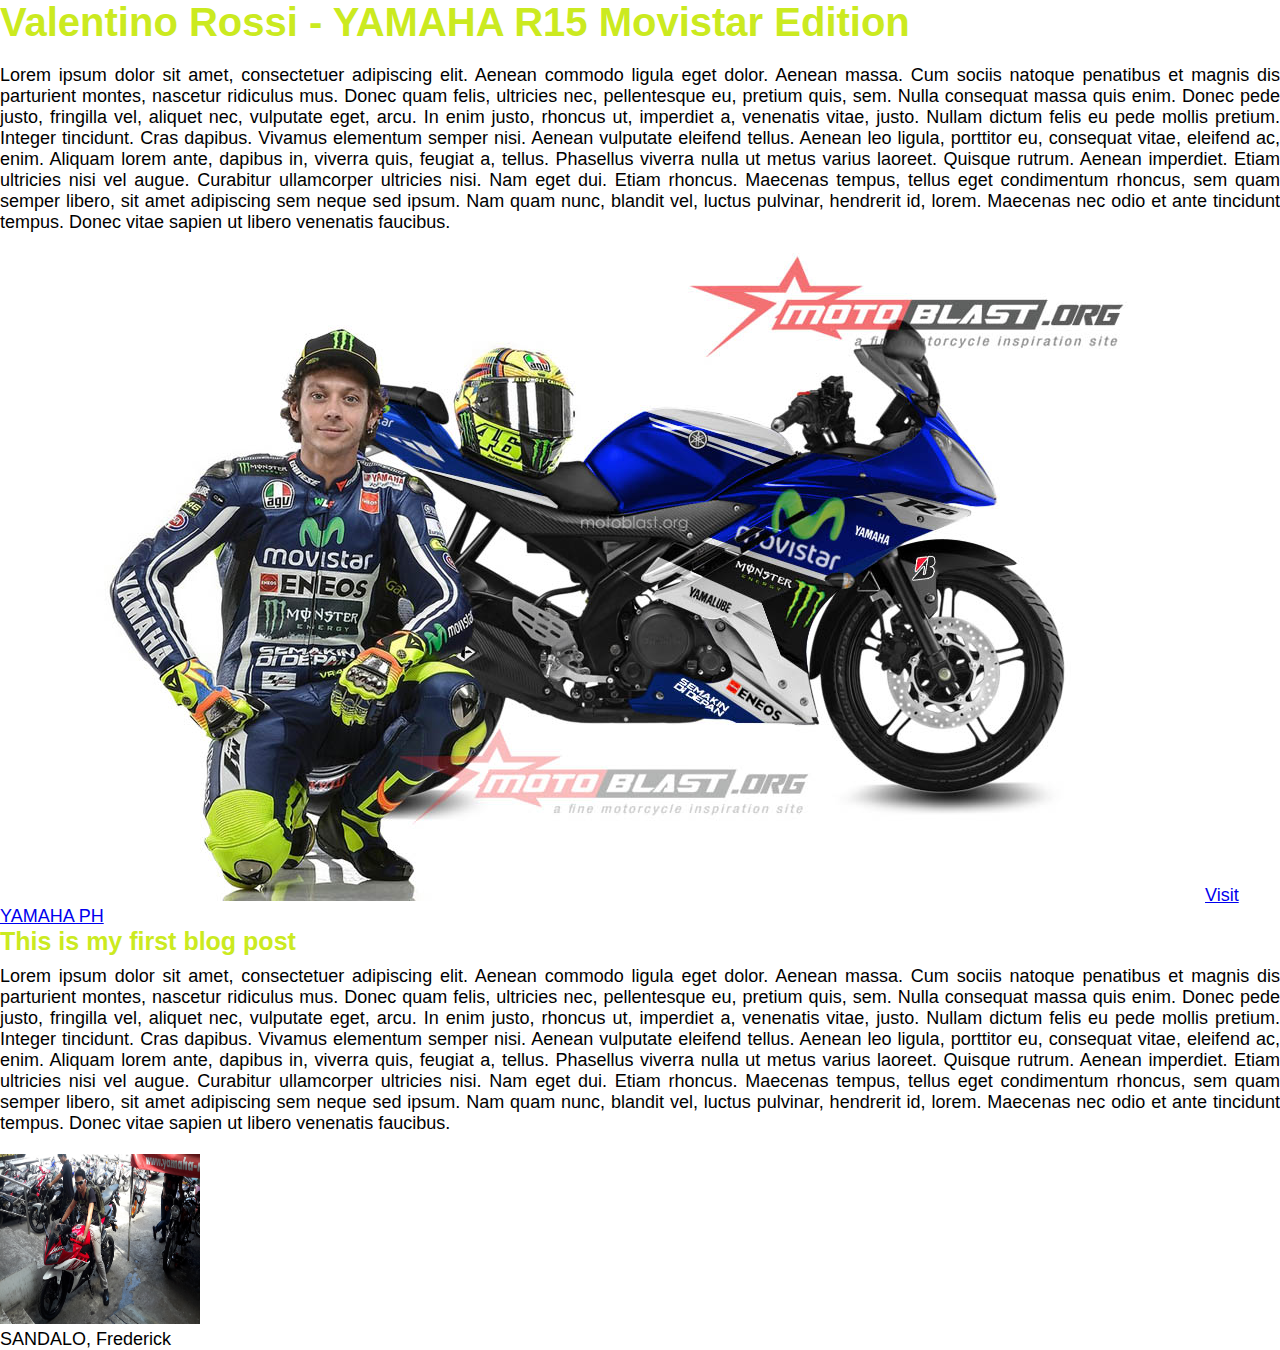
<file: Chapter3-DiveIntoHTML/index.html>
<!DOCTYPE html>
<html>
    <head>
        <title>My First Blog Post</title>
        <link rel="stylesheet" type="text/css" href="../Assets/css/style.css">
    </head>
    <body>
        <h1>Valentino Rossi - YAMAHA R15 Movistar Edition</h1>
        <p class="mainText">
            Lorem ipsum dolor sit amet, consectetuer adipiscing elit. Aenean commodo ligula eget dolor. Aenean massa. Cum sociis natoque penatibus et magnis dis parturient montes, nascetur ridiculus mus. Donec quam felis, ultricies nec, pellentesque eu, pretium quis, sem. Nulla consequat massa quis enim. Donec pede justo, fringilla vel, aliquet nec, vulputate eget, arcu. In enim justo, rhoncus ut, imperdiet a, venenatis vitae, justo. Nullam dictum felis eu pede mollis pretium. Integer tincidunt. Cras dapibus. Vivamus elementum semper nisi. Aenean vulputate eleifend tellus. Aenean leo ligula, porttitor eu, consequat vitae, eleifend ac, enim. Aliquam lorem ante, dapibus in, viverra quis, feugiat a, tellus. Phasellus viverra nulla ut metus varius laoreet. Quisque rutrum. Aenean imperdiet. Etiam ultricies nisi vel augue. Curabitur ullamcorper ultricies nisi. Nam eget dui. Etiam rhoncus. Maecenas tempus, tellus eget condimentum rhoncus, sem quam semper libero, sit amet adipiscing sem neque sed ipsum. Nam quam nunc, blandit vel, luctus pulvinar, hendrerit id, lorem. Maecenas nec odio et ante tincidunt tempus. Donec vitae sapien ut libero venenatis faucibus.
        </p>
        <img src="../Assets/images/yamahaR15MovistarMotogpValentinoRossi.jpg" alt="Valentino Rossi Yamaha R15 Movistar Edition">
        <a href="http://www.yamaha-motor.com.ph/" target="_blank">Visit YAMAHA PH</a>

        <h2>This is my first blog post</h2>
        <p class="mainText">
            Lorem ipsum dolor sit amet, consectetuer adipiscing elit. Aenean commodo ligula eget dolor. Aenean massa. Cum sociis natoque penatibus et magnis dis parturient montes, nascetur ridiculus mus. Donec quam felis, ultricies nec, pellentesque eu, pretium quis, sem. Nulla consequat massa quis enim. Donec pede justo, fringilla vel, aliquet nec, vulputate eget, arcu. In enim justo, rhoncus ut, imperdiet a, venenatis vitae, justo. Nullam dictum felis eu pede mollis pretium. Integer tincidunt. Cras dapibus. Vivamus elementum semper nisi. Aenean vulputate eleifend tellus. Aenean leo ligula, porttitor eu, consequat vitae, eleifend ac, enim. Aliquam lorem ante, dapibus in, viverra quis, feugiat a, tellus. Phasellus viverra nulla ut metus varius laoreet. Quisque rutrum. Aenean imperdiet. Etiam ultricies nisi vel augue. Curabitur ullamcorper ultricies nisi. Nam eget dui. Etiam rhoncus. Maecenas tempus, tellus eget condimentum rhoncus, sem quam semper libero, sit amet adipiscing sem neque sed ipsum. Nam quam nunc, blandit vel, luctus pulvinar, hendrerit id, lorem. Maecenas nec odio et ante tincidunt tempus. Donec vitae sapien ut libero venenatis faucibus.
        </p>

        <img src="../Assets/images/BoyAmbisyoso.jpg" width="200" height="170" alt="SANDALO, Frederick">
        <p class="authorText">SANDALO, Frederick</p>
    </body>
</html>
</file>
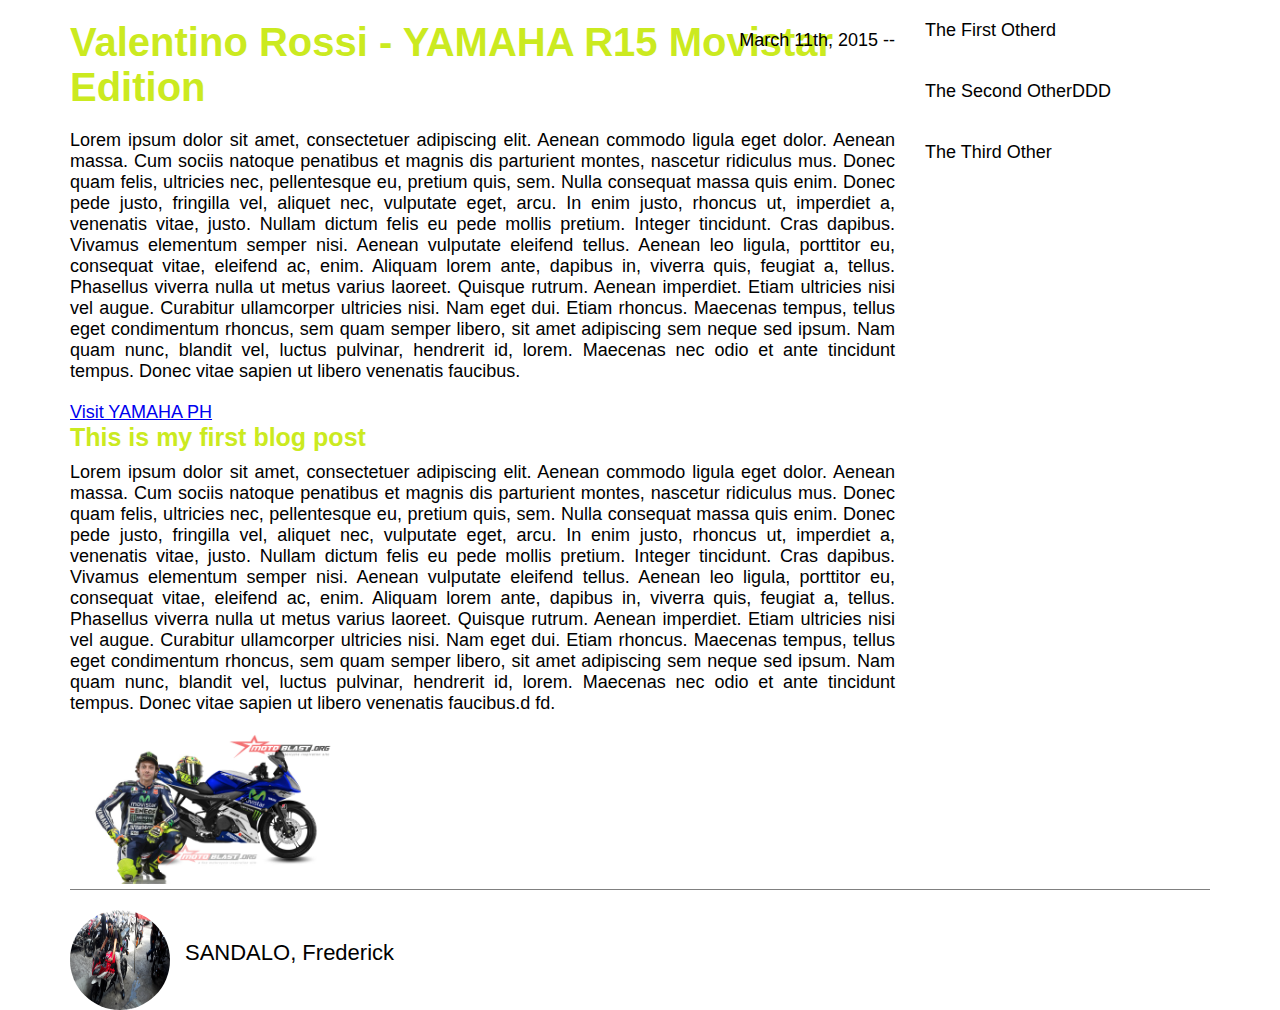
<file: Chapter4-FormattingWithCSS/index.html>
<!DOCTYPE html>
<html>
    <head>
        <title>My First Blog Post</title>
        <link rel="stylesheet" type="text/css" href="../Assets/css/style.css">
    </head>
    <body>
        <div class="container">
            <div class="blogPost">
                <h1>Valentino Rossi - YAMAHA R15 Movistar Edition</h1>
                <p class="mainText">
                    Lorem ipsum dolor sit amet, consectetuer adipiscing elit. Aenean commodo ligula eget dolor. Aenean massa. Cum sociis natoque penatibus et magnis dis parturient montes, nascetur ridiculus mus. Donec quam felis, ultricies nec, pellentesque eu, pretium quis, sem. Nulla consequat massa quis enim. Donec pede justo, fringilla vel, aliquet nec, vulputate eget, arcu. In enim justo, rhoncus ut, imperdiet a, venenatis vitae, justo. Nullam dictum felis eu pede mollis pretium. Integer tincidunt. Cras dapibus. Vivamus elementum semper nisi. Aenean vulputate eleifend tellus. Aenean leo ligula, porttitor eu, consequat vitae, eleifend ac, enim. Aliquam lorem ante, dapibus in, viverra quis, feugiat a, tellus. Phasellus viverra nulla ut metus varius laoreet. Quisque rutrum. Aenean imperdiet. Etiam ultricies nisi vel augue. Curabitur ullamcorper ultricies nisi. Nam eget dui. Etiam rhoncus. Maecenas tempus, tellus eget condimentum rhoncus, sem quam semper libero, sit amet adipiscing sem neque sed ipsum. Nam quam nunc, blandit vel, luctus pulvinar, hendrerit id, lorem. Maecenas nec odio et ante tincidunt tempus. Donec vitae sapien ut libero venenatis faucibus.
                </p>
                <a href="http://www.yamaha-motor.com.ph/" target="_blank">Visit YAMAHA PH</a>

                <h2>This is my first blog post</h2>
                <p class="date">March 11th, 2015 --</p>
                <p class="mainText">
                    Lorem ipsum dolor sit amet, consectetuer adipiscing elit. Aenean commodo ligula eget dolor. Aenean massa. Cum sociis natoque penatibus et magnis dis parturient montes, nascetur ridiculus mus. Donec quam felis, ultricies nec, pellentesque eu, pretium quis, sem. Nulla consequat massa quis enim. Donec pede justo, fringilla vel, aliquet nec, vulputate eget, arcu. In enim justo, rhoncus ut, imperdiet a, venenatis vitae, justo. Nullam dictum felis eu pede mollis pretium. Integer tincidunt. Cras dapibus. Vivamus elementum semper nisi. Aenean vulputate eleifend tellus. Aenean leo ligula, porttitor eu, consequat vitae, eleifend ac, enim. Aliquam lorem ante, dapibus in, viverra quis, feugiat a, tellus. Phasellus viverra nulla ut metus varius laoreet. Quisque rutrum. Aenean imperdiet. Etiam ultricies nisi vel augue. Curabitur ullamcorper ultricies nisi. Nam eget dui. Etiam rhoncus. Maecenas tempus, tellus eget condimentum rhoncus, sem quam semper libero, sit amet adipiscing sem neque sed ipsum. Nam quam nunc, blandit vel, luctus pulvinar, hendrerit id, lorem. Maecenas nec odio et ante tincidunt tempus. Donec vitae sapien ut libero venenatis faucibus.d fd.
                </p>
                <img src="../Assets/images/yamahaR15MovistarMotogpValentinoRossi.jpg" alt="Valentino Rossi Yamaha R15 Movistar Edition" width="300px" height:"280px">

            </div>

            <div class="otherPosts">
                <div class="other">
                    The First Otherd
                </div>
                <div class="other">
                    The Second OtherDDD
                </div>
                <div class="other">
                    The Third Other
                </div>
            </div>

            <div class="clearfix"></div>

            <div class="authorBox">
                <img src="../Assets/images/BoyAmbisyoso.jpg" width="200" height="170" alt="SANDALO, Frederick">
                <p id="authorText">SANDALO, Frederick</p>
            </div>
        </div>
    </body>
</html>
</file>
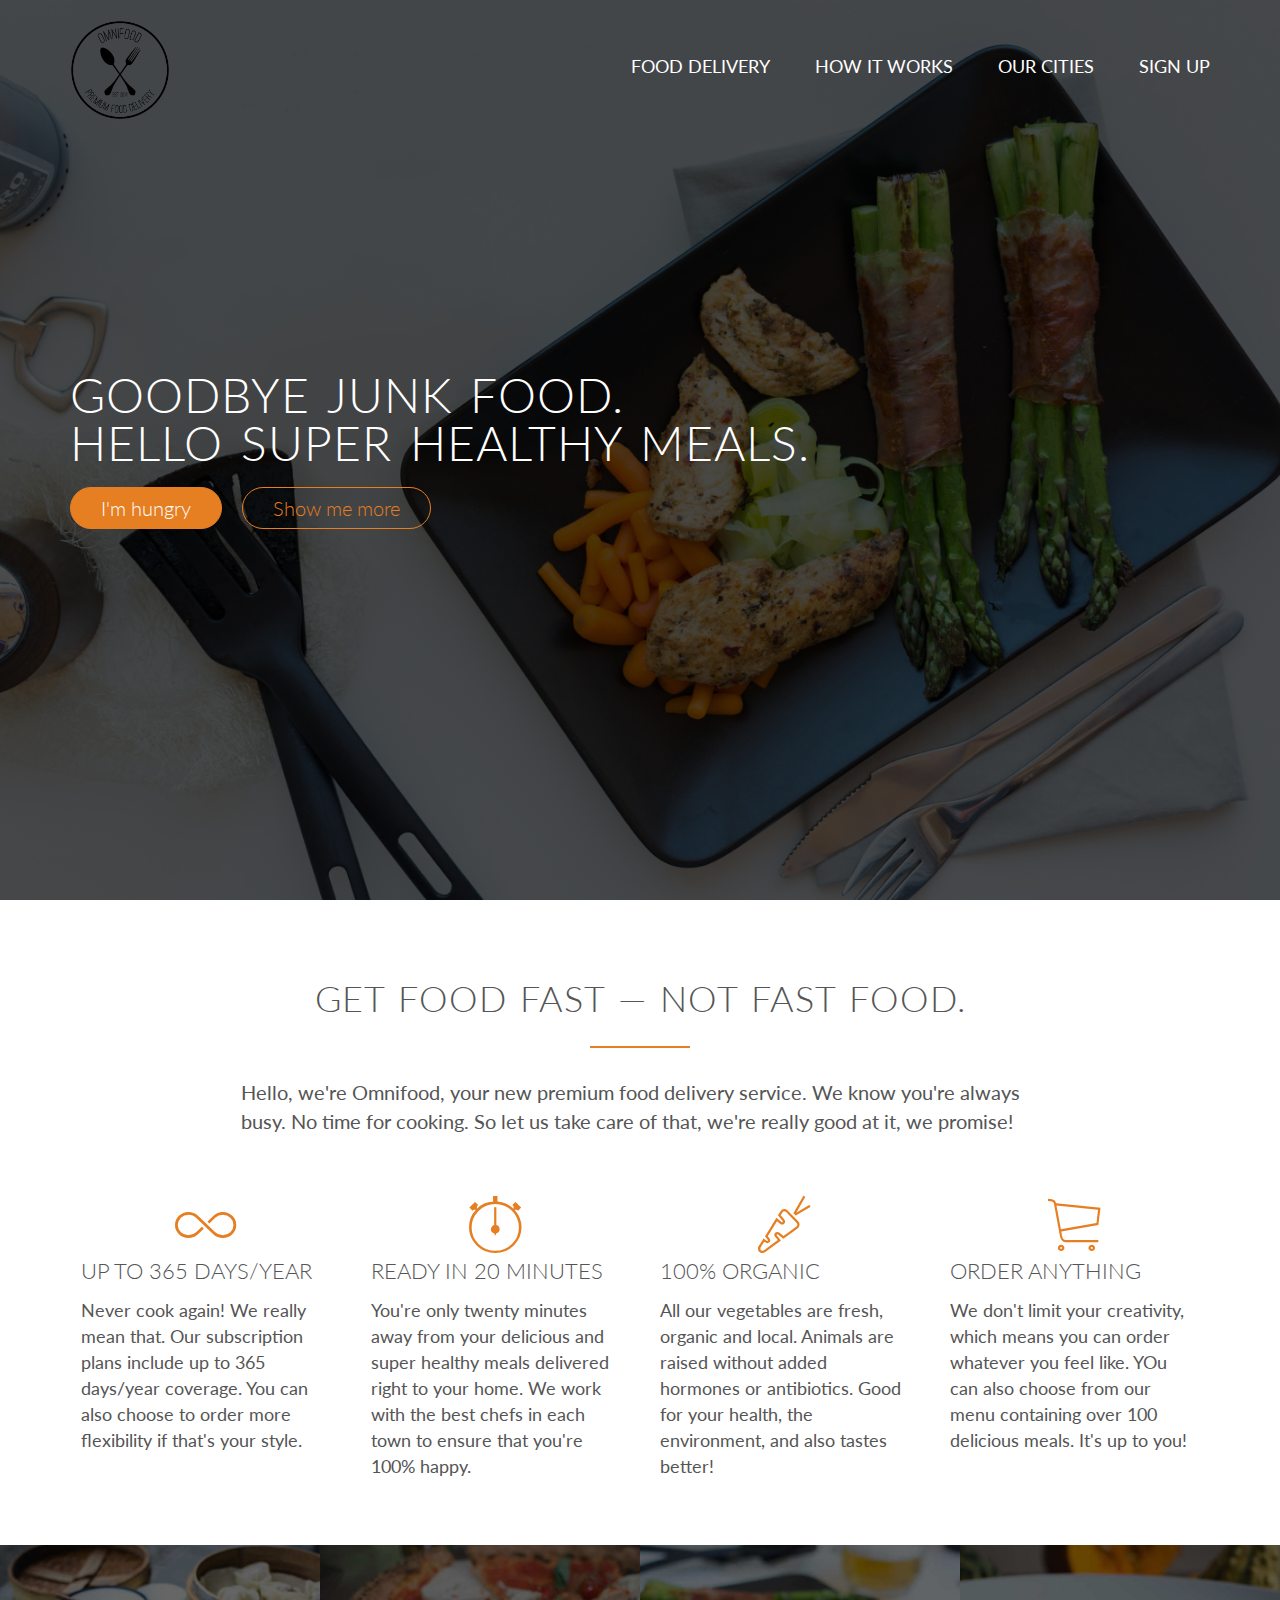
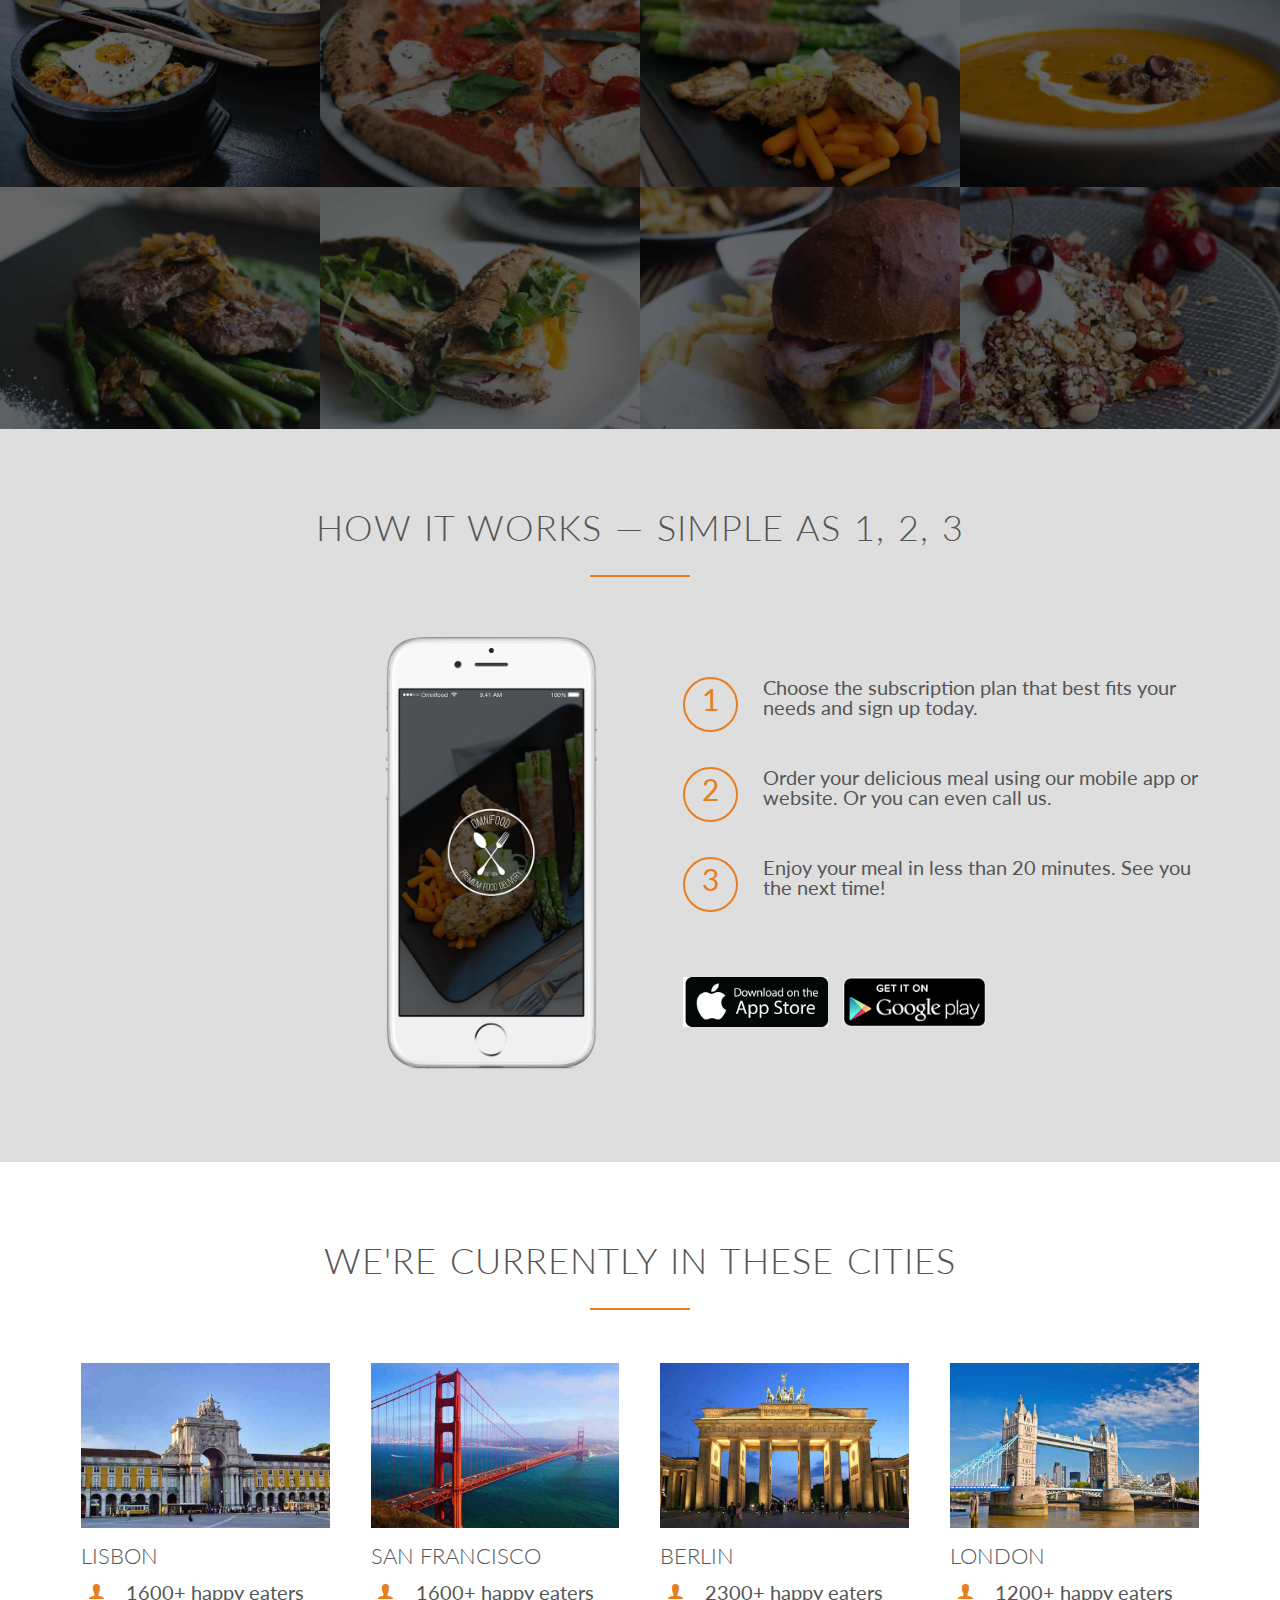
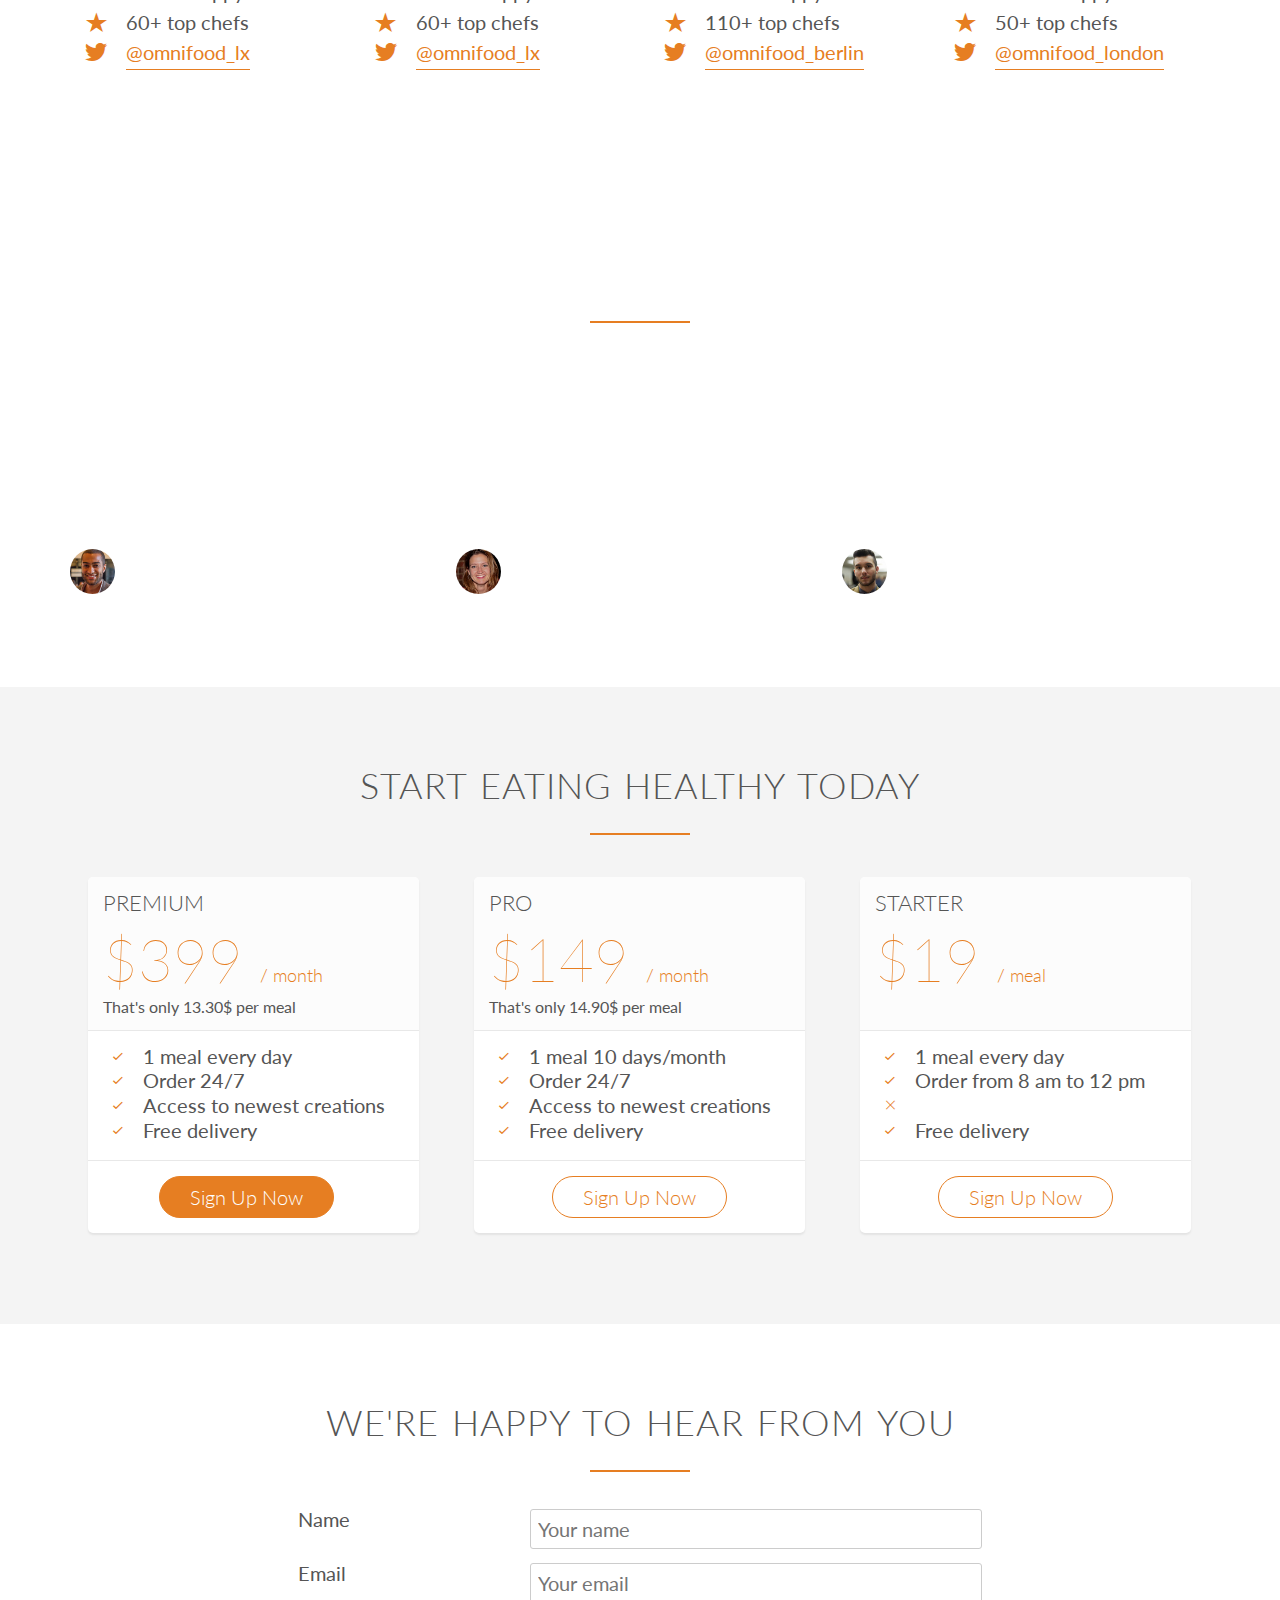
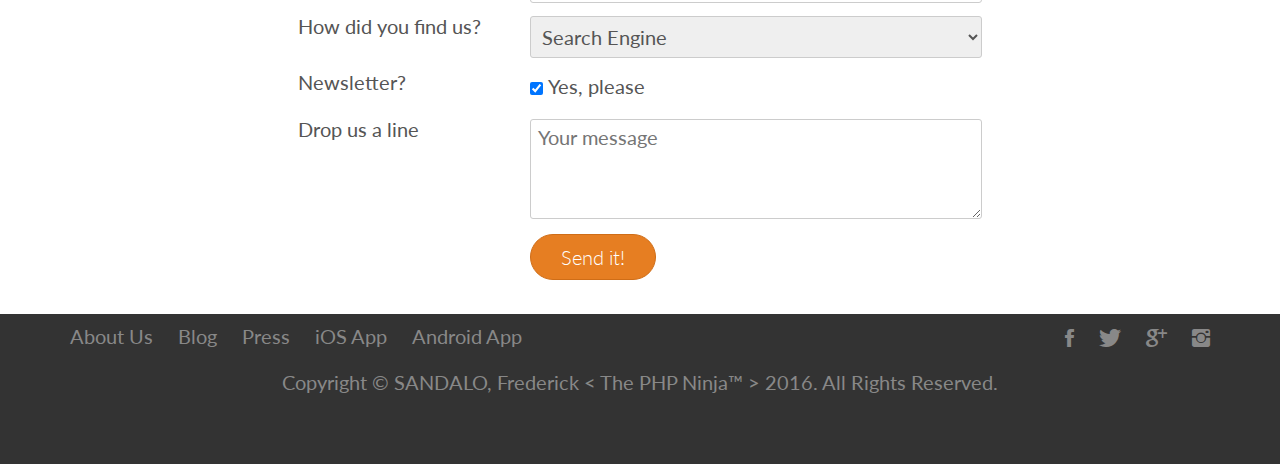
<file: OmniFood/index.html>
<!DOCTYPE html>
<html lang="en">
    <!-- SANDALO, Frederick --- uscbsitric@gmail.com -->
    <head>
        <link rel="stylesheet" type="text/css" href="vendors/css/normalize.css"> <!-- Normalize.css makes browsers render all elements more consistently and in line with modern standards. It precisely targets only the styles that need normalizing. -->
        <link rel="stylesheet" type="text/css" href="vendors/css/ionicons.min.css">
        <link rel="stylesheet" type="text/css" href="vendors/css/grid.css">      <!-- Responsive Grid System, Spectacularly Easy Responsive Design -->
        <link rel="stylesheet" type="text/css" href="resources/css/style.css">
        <link href='https://fonts.googleapis.com/css?family=Lato:100,300,400,300italic' rel='stylesheet' type='text/css'>
        
        <!--
        <link rel="stylesheet" type="text/css" href="vendors/css/GoogleFonts-LATO.css">
        -->
        <title>OmniFood</title>
    </head>
    <body>
        <header> <!-- Works basically like a dive element which means its a container to put some contents.  Also tells search engines that this here is our header. -->
            <nav class="">
                <div class="row">
                    <img class="logo" src="resources/img/OmniFoodWhiteLogoTransparent.png" alt="Omnifood Logo">
                    <ul class="mainNav">
                        <li> <a href="#">Food Delivery</a> </li>
                        <li> <a href="#">How it Works</a> </li>
                        <li> <a href="#">Our Cities</a> </li>
                        <li> <a href="#">Sign Up</a> </li>
                    </ul>
                </div>
            </nav>
            <div class="heroTextBox">
                <h1>Goodbye junk food.  <br> Hello super healthy meals.</h1>
                <a class="btn btnFull" href="#">I'm hungry</a>
                <a class="btn btnGhost" href="#">Show me more</a>
            </div>
        </header>

        <section class="sectionFeatures">
            <div class="row">
                <h2>Get food fast &mdash; not fast food.</h2>
                <p class="longCopy">
                    Hello, we're Omnifood, your new premium food delivery service.  We know you're always busy.  No time for cooking.  So let us take care of that, we're really good at it, we promise!
                </p>
            </div>

            <div class="row">
                <div class="col span_1_of_4 box">
                    <i class="ion-ios-infinite-outline iconBig"></i>
                    <h3>Up to 365 days/year</h3>
                    <p>
                        Never cook again! We really mean that.  Our subscription plans include up to 365 days/year coverage.  You can also choose to order more flexibility if that's your style.
                    </p>
                </div>
                <div class="col span_1_of_4 box">
                    <i class="ion-ios-stopwatch-outline iconBig"></i>
                    <h3>Ready in 20 minutes</h3>
                    <p>
                        You're only twenty minutes away from your delicious and super healthy meals delivered right to your home.  We work with the best chefs in each town to ensure that you're 100% happy.
                    </p>
                </div>
                <div class="col span_1_of_4 box">
                    <i class="ion-ios-nutrition-outline iconBig"></i>
                    <h3>100% organic</h3>
                    <p>
                        All our vegetables are fresh, organic and local.  Animals are raised without added hormones or antibiotics.  Good for your health, the environment, and also tastes better!
                    </p>
                </div>
                <div class="col span_1_of_4 box" style="padding-bottom: 80px;">
                    <i class="ion-ios-cart-outline iconBig"></i>
                    <h3>Order anything</h3>
                    <p>
                        We don't limit your creativity, which means you can order whatever you feel like.  YOu can also choose from our menu containing over 100 delicious meals.  It's up to you!
                    </p>
                </div>
            </div>
        </section>

        <section class="sectionMeals">
            <ul class="mealsShowcase clearfix">
                <li>
                    <figure class="mealPhoto">
                        <img src="resources/img/1.jpg" alt="Korean bibimbap with egg and vegetables">
                    </figure>
                </li>
                <li>
                    <figure class="mealPhoto">
                        <img src="resources/img/2.jpg" alt="Simple italian pizza with cherry tomatoes">
                    </figure>
                </li>
                <li>
                    <figure class="mealPhoto">
                        <img src="resources/img/3.jpg" alt="Chicken breast steak with vegetables">
                    </figure>
                </li>
                <li>
                    <figure class="mealPhoto">
                        <img src="resources/img/4.jpg" alt="Autumn pumpkin soup">
                    </figure>
                </li>
            </ul>
            <ul class="mealsShowcase clearfix">
                <li>
                    <figure class="mealPhoto">
                        <img src="resources/img/5.jpg" alt="Korean bibimbap with egg and vegetables">
                    </figure>
                </li>
                <li>
                    <figure class="mealPhoto">
                        <img src="resources/img/6.jpg" alt="Simple italian pizza with cherry tomatoes">
                    </figure>
                </li>
                <li>
                    <figure class="mealPhoto">
                        <img src="resources/img/7.jpg" alt="Chicken breast steak with vegetables">
                    </figure>
                </li>
                <li>
                    <figure class="mealPhoto">
                        <img src="resources/img/8.jpg" alt="Autumn pumpkin soup">
                    </figure>
                </li>
            </ul>
        </section>

        <section class="sectionSteps">
            <div class="row clearfix">
                <h2>How it works &mdash; Simple as 1, 2, 3 </h2>
            </div>
            <div class="row clearfix">
                <div class="col span_1_of_2 stepsBox">
                    <img src="resources/img/app-iPhone.png" alt="Omnifood app on iPhone" class="appScreen">
                </div>
                <div class="col span_1_of_2 stepsBox">
                    <div class="worksStep">
                        <div>1</div>
                        <p>Choose the subscription plan that best fits your needs and sign up today.</p>
                    </div>
                    <div class="worksStep">
                        <div>2</div>
                        <p>Order your delicious meal using our mobile app or website.  Or you can even call us.</p>
                    </div>
                    <div class="worksStep">
                        <div>3</div>
                        <p>Enjoy your meal in less than 20 minutes. See you the next time!</p>
                    </div>

                    <a href="#" class="btnApp"><img src="resources/img/download-app-iPhone.png"></a>
                    <a href="#" class="btnApp"><img src="resources/img/download-app-android.png"></a>
                </div>
            </div>
        </section>

        <section class="sectionCities">
            <div class="row clearfix">
                <h2> We're currently in these cities </h2>
            </div>
            <div class="row clearfix">
                <div class="col span_1_of_4 box">
                    <img src="resources/img/lisbon-3.jpg" alt="Lisbon">
                    <h3>Lisbon</h3>
                    <div class="cityFeature">
                        <i class="ion-ios-person iconSmall"></i>
                        1600+ happy eaters
                    </div>
                    <div class="cityFeature">
                        <i class="ion-ios-star iconSmall"></i>
                        60+ top chefs
                    </div>
                    <div class="cityFeature">
                        <i class="ion-social-twitter iconSmall"></i>
                        <a href="#">@omnifood_lx</a>
                    </div>
                </div>
                <div class="col span_1_of_4 box">
                    <img src="resources/img/san-francisco.jpg" alt="San Francisco">
                    <h3>San Francisco</h3>
                    <div class="cityFeature">
                        <i class="ion-ios-person iconSmall"></i>
                        1600+ happy eaters
                    </div>
                    <div class="cityFeature">
                        <i class="ion-ios-star iconSmall"></i>
                        60+ top chefs
                    </div>
                    <div class="cityFeature">
                        <i class="ion-social-twitter iconSmall"></i>
                        <a href="#">@omnifood_lx</a>
                    </div>
                </div>
                <div class="col span_1_of_4 box">
                    <img src="resources/img/berlin.jpg" alt="Berlin">
                    <h3>Berlin</h3>
                    <div class="cityFeature">
                        <i class="ion-ios-person iconSmall"></i>
                        2300+ happy eaters
                    </div>
                    <div class="cityFeature">
                        <i class="ion-ios-star iconSmall"></i>
                        110+ top chefs
                    </div>
                    <div class="cityFeature">
                        <i class="ion-social-twitter iconSmall"></i>
                        <a href="#">@omnifood_berlin</a>
                    </div>
                </div>
                <div class="col span_1_of_4 box">
                    <img src="resources/img/london.jpg" alt="London">
                    <h3>London</h3>
                    <div class="cityFeature">
                        <i class="ion-ios-person iconSmall"></i>
                        1200+ happy eaters
                    </div>
                    <div class="cityFeature">
                        <i class="ion-ios-star iconSmall"></i>
                        50+ top chefs
                    </div>
                    <div class="cityFeature">
                        <i class="ion-social-twitter iconSmall"></i>
                        <a href="#">@omnifood_london</a>
                    </div>
                </div>
            </div>
        </section>

        <section class="sectionTestimonials">
            <div class="row clearfix">
                <h2>Our Customers Can't Live Without Us</h2>
            </div>
            <div class="row clearfix">
                <div class="col span_1_of_3">
                    <blockquote> <!-- An HTML element designed precisely to include quotes into html documents -->
                        Omnifood is just awesome!  I just launced a startup which leaves me no time for cooking, so Omnifood is a life-saver.  Now that I got used to it, I couldn't live without my daily meals! &nbsp; &nbsp; &nbsp; &nbsp; &nbsp; &nbsp; &nbsp; &nbsp; &nbsp;
                    </blockquote>
                    <cite> <!-- Ambot para unsa ni nga element -->
                        <img src="resources/img/customer-1.jpg">
                        Alberto Duncan
                    </cite>
                </div>
                <div class="col span_1_of_3">
                    <blockquote> <!--  -->
                        Inexpensive, healthy and great-tasting meals delivered right to my home.  We have lots of food delivery here in Lisbon, but no one comes close to Omnifood.  Me and my family are so in love!
                    </blockquote>
                    <cite> <!--  -->
                        <img src="resources/img/customer-2.jpg">
                        Joana Silva
                    </cite>
                </div>
                <div class="col span_1_of_3">
                    <blockquote> <!--  -->
                        I was looking for a quick and easy food delivery service in San Francisco.  I tried a lot of them and ended up with Omnifood.  Best food delivery service in the Bay Area.  Keep up the great work! &nbsp; &nbsp; &nbsp; &nbsp; &nbsp; &nbsp; &nbsp; &nbsp; &nbsp;
                    </blockquote>
                    <cite> <!--  -->
                        <img src="resources/img/customer-3.jpg">
                        Milton Chapman
                    </cite>
                </div>
            </div>
        </section>

        <section class="sectionPlans">
            <h2> Start eating healthy today </h2>
            <div class="row clearfix">
                <div class="col span_1_of_3">
                    <div class="planBox">
                        <div>
                            <h3>Premium</h3>
                            <p class="planPrice">$399 <span>/ month</span></p>
                            <p class="planPriceMeal">That's only 13.30$ per meal</p>
                        </div>
                        <div>
                            <ul>
                                <li> <i class="ion-ios-checkmark-empty iconSmall"></i>1 meal every day</li>
                                <li> <i class="ion-ios-checkmark-empty iconSmall"></i>Order 24/7</li>
                                <li> <i class="ion-ios-checkmark-empty iconSmall"></i>Access to newest creations</li>
                                <li> <i class="ion-ios-checkmark-empty iconSmall"></i>Free delivery</li>
                            </ul>
                        </div>
                        <div>
                            <a href="#" class="btn btnFull">Sign Up Now</a>
                        </div>
                    </div>
                </div>
                <div class="col span_1_of_3">
                    <div class="planBox">
                        <div>
                            <h3>Pro</h3>
                            <p class="planPrice">$149 <span>/ month</span></p>
                            <p class="planPriceMeal">That's only 14.90$ per meal</p>
                        </div>
                        <div>
                            <ul>
                                <li> <i class="ion-ios-checkmark-empty iconSmall"></i>1 meal 10 days/month</li>
                                <li> <i class="ion-ios-checkmark-empty iconSmall"></i>Order 24/7</li>
                                <li> <i class="ion-ios-checkmark-empty iconSmall"></i>Access to newest creations</li>
                                <li> <i class="ion-ios-checkmark-empty iconSmall"></i>Free delivery</li>
                            </ul>
                        </div>
                        <div>
                            <a href="#" class="btn btnGhost">Sign Up Now</a>
                        </div>
                    </div>
                </div>
                <div class="col span_1_of_3">
                    <div class="planBox">
                        <div>
                            <h3>Starter</h3>
                            <p class="planPrice">$19 <span>/ meal</span></p>
                            <p class="planPriceMeal">&nbsp</p>
                        </div>
                        <div>
                            <ul>
                                <li> <i class="ion-ios-checkmark-empty iconSmall"></i>1 meal every day</li>
                                <li> <i class="ion-ios-checkmark-empty iconSmall"></i>Order from 8 am to 12 pm</li>
                                <li> <i class="ion-ios-close-empty iconSmall"></i></li>
                                <li> <i class="ion-ios-checkmark-empty iconSmall"></i>Free delivery</li>
                            </ul>
                        </div>
                        <div>
                            <a href="#" class="btn btnGhost">Sign Up Now</a>
                        </div>
                    </div>
                </div>
            </div>

        </section>

        <section class="sectionForm">
            <div class="row">
                <h2>We're happy to hear from you</h2>
            </div>
            <div class="row">
                <form method="post" action="#" class="contactForm">
                    <div class="row">
                        <div class="col span_1_of_3">
                            <label for="name">Name</label>
                        </div>
                        <div class="col span_2_of_3">
                            <input type="text" name="name" id="name" placeholder="Your name" required>
                        </div>
                    </div>

                    <div class="row">
                        <div class="col span_1_of_3">
                            <label for="email">Email</label>
                        </div>
                        <div class="col span_2_of_3">
                            <input type="email" name="email" id="email" placeholder="Your email" required>
                        </div>
                    </div>

                    <div class="row">
                        <div class="col span_1_of_3">
                            <label for="findUs">How did you find us?</label>
                        </div>
                        <div class="col span_2_of_3">
                            <select name="findUs" id="findUs">
                                <option value="friends">Friends</option>
                                <option value="search" selected>Search Engine</option>
                                <option value="ad">Advertisement</option>
                                <option value="other">Other</option>
                            </select>
                        </div>
                    </div>

                    <div class="row">
                        <div class="col span_1_of_3">
                            <label for="newsletter">Newsletter?</label>
                        </div>
                        <div class="col span_2_of_3">
                            <input type="checkbox" id="newsletter" name="newsletter" checked>Yes, please
                        </div>
                    </div>

                    <div class="row">
                        <div class="col span_1_of_3">
                            <label for="message">Drop us a line</label>
                        </div>
                        <div class="col span_2_of_3">
                            <textarea id="message" name="message" placeholder="Your message"></textarea>
                        </div>
                    </div>

                    <div class="row">
                        <div class="col span_1_of_3">
                            <label>&nbsp;</label>
                        </div>
                        <div class="col span_2_of_3">
                            <input type="submit" value="Send it!">
                        </div>
                    </div>


                </form>
            </div>
        </section>

        <footer>
            <div class="row">
                <div class="col span_1_of_2">
                    <ul class="footerNav">
                        <li><a href="#">About Us</a></li>
                        <li><a href="#">Blog</a></li>
                        <li><a href="#">Press</a></li>
                        <li><a href="#">iOS App</a></li>
                        <li><a href="#">Android App</a></li>
                    </ul>
                </div>
                <div class="col span_1_of_2">
                    <ul class="socialLinks">
                        <li><a href="#"><i class="ion-social-facebook"></i></a></li>
                        <li><a href="#"><i class="ion-social-twitter"></i></a></li>
                        <li><a href="#"><i class="ion-social-googleplus"></i></a></li>
                        <li><a href="#"><i class="ion-social-instagram"></i></a></li>
                    </ul>
                </div>
            </div>
            <div class="row">
                <div class="col span_12_of_12 copyrightContainer">
                    <p>Copyright &copy; SANDALO, Frederick < The PHP Ninja&trade; > 2016. All Rights Reserved.</p>
                </div>
            </div>
        </footer>
    </body>
</html>
</file>
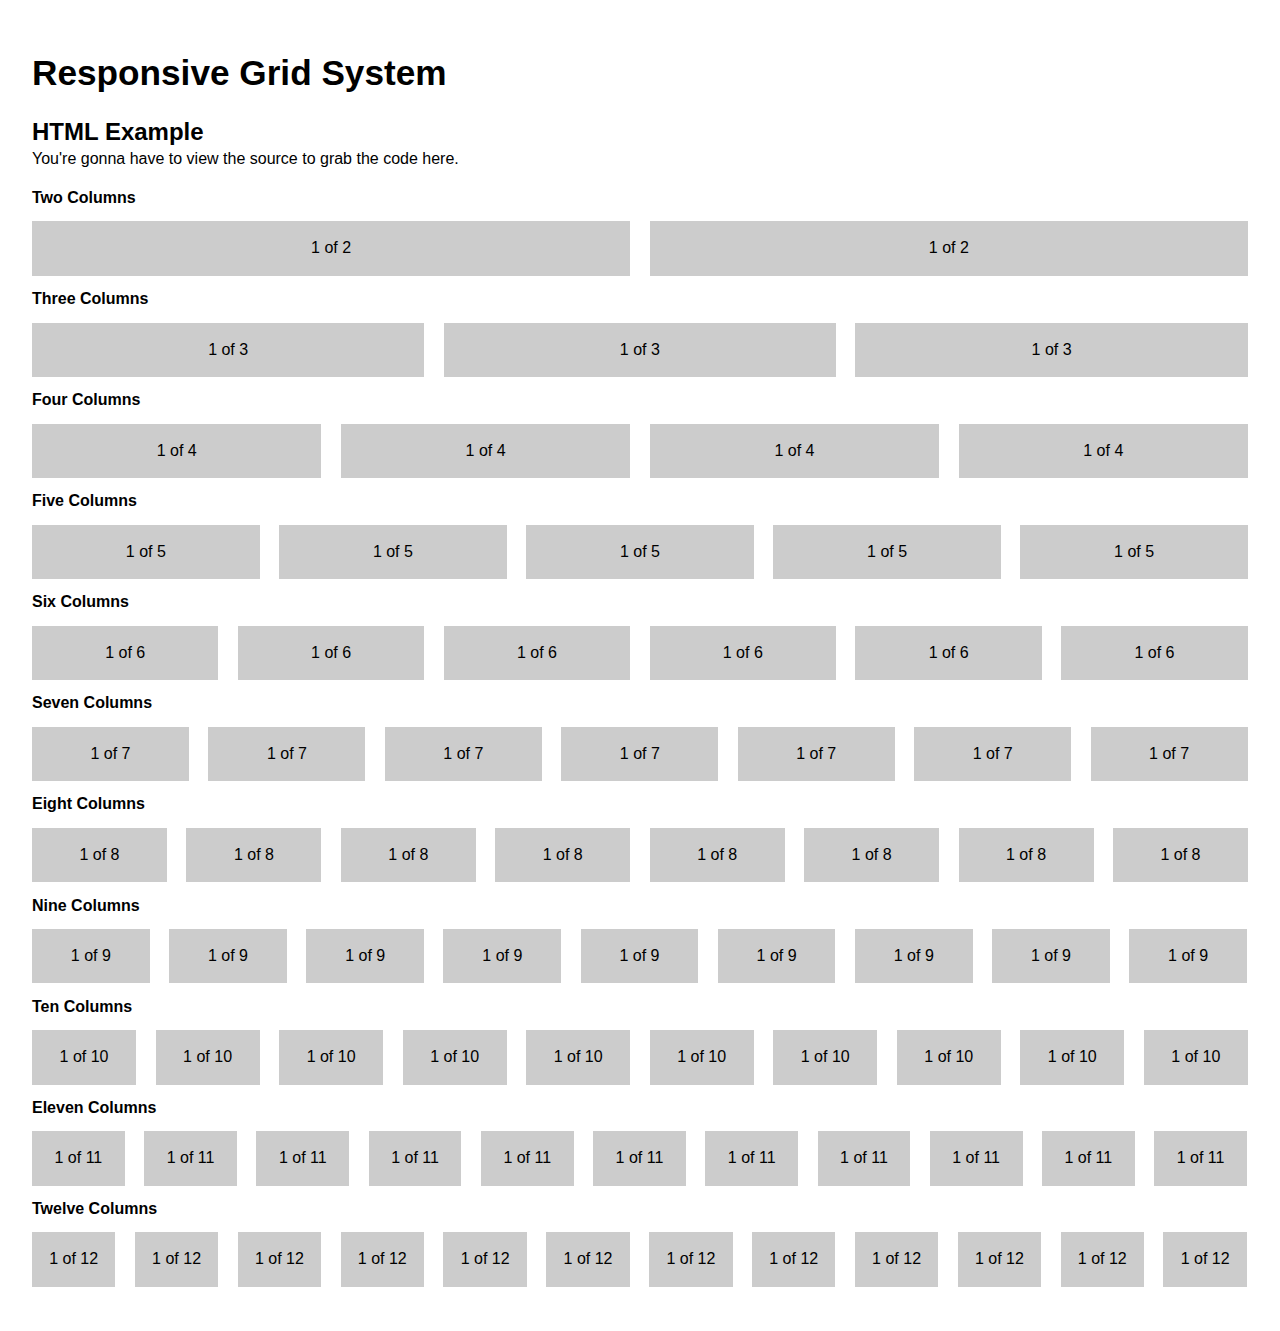
<file: vendorAssets/responsivegridsystem/responsivegridsystem.html>
<!DOCTYPE html>
<!-- HTML5 Boilerplate -->
<!--[if lt IE 7]>      <html class="no-js lt-ie9 lt-ie8 lt-ie7"> <![endif]-->
<!--[if IE 7]>         <html class="no-js lt-ie9 lt-ie8"> <![endif]-->
<!--[if IE 8]>         <html class="no-js lt-ie9"> <![endif]-->
<!--[if gt IE 8]><!--> <html class="no-js"> <!--<![endif]-->

<head>

	<meta charset="utf-8">
	<!-- Always force latest IE rendering engine & Chrome Frame -->
	<meta http-equiv="X-UA-Compatible" content="IE=edge,chrome=1">

	<title>Example of the Responsive Grid System</title>
	<meta name="description" content="This is the Responsive Grid System, a quick, easy and flexible way to create a responsive web site.">
	<meta name="keywords" content="responsive, grid, system, web design">

	<meta name="author" content="www.grahamrobertsonmiller.co.uk">

	<meta http-equiv="cleartype" content="on">

	<link rel="shortcut icon" href="/favicon.ico">

	<!-- Responsive and mobile friendly stuff -->
	<meta name="HandheldFriendly" content="True">
	<meta name="MobileOptimized" content="320">
	<meta name="viewport" content="width=device-width, initial-scale=1.0">

	<!-- Stylesheets -->
	<link rel="stylesheet" href="css/html5reset.css" media="all">
	<link rel="stylesheet" href="css/col.css" media="all">
	<link rel="stylesheet" href="css/2cols.css" media="all">
	<link rel="stylesheet" href="css/3cols.css" media="all">
	<link rel="stylesheet" href="css/4cols.css" media="all">
	<link rel="stylesheet" href="css/5cols.css" media="all">
	<link rel="stylesheet" href="css/6cols.css" media="all">
	<link rel="stylesheet" href="css/7cols.css" media="all">
	<link rel="stylesheet" href="css/8cols.css" media="all">
	<link rel="stylesheet" href="css/9cols.css" media="all">
	<link rel="stylesheet" href="css/10cols.css" media="all">
	<link rel="stylesheet" href="css/11cols.css" media="all">
	<link rel="stylesheet" href="css/12cols.css" media="all">

	<style type="text/css">

	/*
	========================
	- Note: These styles are just to pretty the basic page up a bit.
	You should ignore these when copying and pasting into your site
	because your stylesheet should take care of making it look pretty!
	========================
	*/
	body { padding:2em; font : 100%/1.4 'Helvetica Neue', arial, helvetica, helve, sans-serif;
 }
	h1 { font-size:2.2em; padding:0 0 .5em 0; }
	h2 { font-size:1.5em; }
	.header { padding:1em 0; }
	.col { background: #ccc; padding:1em 0; text-align:center;}

	</style>

</head>

<body>


		<div class="header">
		<h1>Responsive Grid System</h1>
		<h2>HTML Example</h2>
		<p>You're gonna have to view the source to grab the code here.</p>
		</div>

				<div class="section group">
				<h3>Two Columns</h3>
				</div>

				<div class="section group">
					<div class="col span_1_of_2">
					1 of 2
					</div>
					<div class="col span_1_of_2">
					1 of 2
					</div>
				</div>

				<div class="section group">
				<h3>Three Columns</h3>
				</div>

				<div class="section group">
					<div class="col span_1_of_3">
					1 of 3
					</div>
					<div class="col span_1_of_3">
					1 of 3
					</div>
					<div class="col span_1_of_3">
					1 of 3
					</div>
				</div>

				<div class="section group">
				<h3>Four Columns</h3>
				</div>

				<div class="section group">
					<div class="col span_1_of_4">
					1 of 4
					</div>
					<div class="col span_1_of_4">
					1 of 4
					</div>
					<div class="col span_1_of_4">
					1 of 4
					</div>
					<div class="col span_1_of_4">
					1 of 4
					</div>
				</div>

				<div class="section group">
				<h3>Five Columns</h3>
				</div>

				<div class="section group">
					<div class="col span_1_of_5">
					1 of 5
					</div>
					<div class="col span_1_of_5">
					1 of 5
					</div>
					<div class="col span_1_of_5">
					1 of 5
					</div>
					<div class="col span_1_of_5">
					1 of 5
					</div>
					<div class="col span_1_of_5">
					1 of 5
					</div>
				</div>

				<div class="section group">
				<h3>Six Columns</h3>
				</div>

				<div class="section group">
					<div class="col span_1_of_6">
					1 of 6
					</div>
					<div class="col span_1_of_6">
					1 of 6
					</div>
					<div class="col span_1_of_6">
					1 of 6
					</div>
					<div class="col span_1_of_6">
					1 of 6
					</div>
					<div class="col span_1_of_6">
					1 of 6
					</div>
					<div class="col span_1_of_6">
					1 of 6
					</div>
				</div>

				<div class="section group">
				<h3>Seven Columns</h3>
				</div>

				<div class="section group">
					<div class="col span_1_of_7">
					1 of 7
					</div>
					<div class="col span_1_of_7">
					1 of 7
					</div>
					<div class="col span_1_of_7">
					1 of 7
					</div>
					<div class="col span_1_of_7">
					1 of 7
					</div>
					<div class="col span_1_of_7">
					1 of 7
					</div>
					<div class="col span_1_of_7">
					1 of 7
					</div>
					<div class="col span_1_of_7">
					1 of 7
					</div>
				</div>

				<div class="section group">
				<h3>Eight Columns</h3>
				</div>

				<div class="section group">
					<div class="col span_1_of_8">
					1 of 8
					</div>
					<div class="col span_1_of_8">
					1 of 8
					</div>
					<div class="col span_1_of_8">
					1 of 8
					</div>
					<div class="col span_1_of_8">
					1 of 8
					</div>
					<div class="col span_1_of_8">
					1 of 8
					</div>
					<div class="col span_1_of_8">
					1 of 8
					</div>
					<div class="col span_1_of_8">
					1 of 8
					</div>
					<div class="col span_1_of_8">
					1 of 8
					</div>
				</div>

				<div class="section group">
				<h3>Nine Columns</h3>
				</div>

				<div class="section group">
					<div class="col span_1_of_9">
					1 of 9
					</div>
					<div class="col span_1_of_9">
					1 of 9
					</div>
					<div class="col span_1_of_9">
					1 of 9
					</div>
					<div class="col span_1_of_9">
					1 of 9
					</div>
					<div class="col span_1_of_9">
					1 of 9
					</div>
					<div class="col span_1_of_9">
					1 of 9
					</div>
					<div class="col span_1_of_9">
					1 of 9
					</div>
					<div class="col span_1_of_9">
					1 of 9
					</div>
					<div class="col span_1_of_9">
					1 of 9
					</div>
				</div>

				<div class="section group">
				<h3>Ten Columns</h3>
				</div>

				<div class="section group">
					<div class="col span_1_of_10">
					1 of 10
					</div>
					<div class="col span_1_of_10">
					1 of 10
					</div>
					<div class="col span_1_of_10">
					1 of 10
					</div>
					<div class="col span_1_of_10">
					1 of 10
					</div>
					<div class="col span_1_of_10">
					1 of 10
					</div>
					<div class="col span_1_of_10">
					1 of 10
					</div>
					<div class="col span_1_of_10">
					1 of 10
					</div>
					<div class="col span_1_of_10">
					1 of 10
					</div>
					<div class="col span_1_of_10">
					1 of 10
					</div>
					<div class="col span_1_of_10">
					1 of 10
					</div>
				</div>

				<div class="section group">
				<h3>Eleven Columns</h3>
				</div>

				<div class="section group">
					<div class="col span_1_of_11">
					1 of 11
					</div>
					<div class="col span_1_of_11">
					1 of 11
					</div>
					<div class="col span_1_of_11">
					1 of 11
					</div>
					<div class="col span_1_of_11">
					1 of 11
					</div>
					<div class="col span_1_of_11">
					1 of 11
					</div>
					<div class="col span_1_of_11">
					1 of 11
					</div>
					<div class="col span_1_of_11">
					1 of 11
					</div>
					<div class="col span_1_of_11">
					1 of 11
					</div>
					<div class="col span_1_of_11">
					1 of 11
					</div>
					<div class="col span_1_of_11">
					1 of 11
					</div>
					<div class="col span_1_of_11">
					1 of 11
					</div>
				</div>


				<div class="section group">
				<h3>Twelve Columns</h3>
				</div>

				<div class="section group">
					<div class="col span_1_of_12">
					1 of 12
					</div>
					<div class="col span_1_of_12">
					1 of 12
					</div>
					<div class="col span_1_of_12">
					1 of 12
					</div>
					<div class="col span_1_of_12">
					1 of 12
					</div>
					<div class="col span_1_of_12">
					1 of 12
					</div>
					<div class="col span_1_of_12">
					1 of 12
					</div>
					<div class="col span_1_of_12">
					1 of 12
					</div>
					<div class="col span_1_of_12">
					1 of 12
					</div>
					<div class="col span_1_of_12">
					1 of 12
					</div>
					<div class="col span_1_of_12">
					1 of 12
					</div>
					<div class="col span_1_of_12">
					1 of 12
					</div>
					<div class="col span_1_of_12">
					1 of 12
					</div>
				</div>
</body>
</html>
</file>
<file: Assets/css/style.css>
*
{
    margin: 0;
    padding: 0;
    box-sizing: border-box; /*defines the height and width for the entire box   model*/
}

.clearfix:after
{
    content: "";
    display: table;
    clear: both;
}

body
{
    font-family: Helvetica Neue, Arial;
    font-size: 18px;
}

h1, h2
{
    color:#cbea20;
}

h1
{
    font-size: 40px;
    margin-bottom: 20px;
}

h2
{
    font-size: 25px;
    margin-bottom: 10px;
}

.mainText
{
    text-align: justify;
    margin-bottom: 20px;
}

#authorText
{
    font-size: 22px;
    float: left;
    margin-top: 30px;
    margin-left: 15px;
}

.container
{
    width: 1140px;
    margin: 20px auto 0 auto;
}

.blogPost
{
    width: 75%;
    float: left;
    padding-right: 30px;
    position: relative;
}

.otherPosts
{
    width: 25%;
    float:left;
}

.authorBox
{
    padding-top: 20px;
    border-top: 1px solid #808080;
}

.other
{
    margin-bottom: 40px;
}

.authorBox img
{
    height: 100px;
    width: 100px;
    border-radius: 50%;
    float: left;
}

.blogPost img
{
    height: 150px;
    width: auto;
}

.date
{
    position: absolute;
    top: 10px;
    right: 30px;

}
</file>
<file: OmniFood/resources/css/style.css>
/* SANDALO, Frederick --- uscbsitric@gmail.com */

/****** COLORS *******
*** #e67e22  ORANGE
****** COLORS *******/

/*Targets All Elements*/
*
{
    margin: 0;
    padding: 0;
    box-sizing: border-box; /*The width and height properties (and min/max properties) includes content, padding and border, but not the margin*/
}

.REDSQUARE
{
    border-color: crimson;
    border-width: thick;
    border-style: solid;
}

.BLUESQUARE
{
    border-color: blue;
    border-width: thin;
    border-style: solid;
}

.GREENSQUARE
{
    border-color: forestgreen;
    border-width: thin;
    border-style: solid;
}


/*********************************************
*** BASIC SETUP
*********************************************/
@font-face
{
    font-family: fredericksLato;
    src: url(../../vendors/fonts/lato/Lato-Medium.ttf);
    font-weight: 900;
}

html
{
    background-color: white;
    color: #555;
    font-family: 'Lato';
    font-size: 20px;
    text-rendering: optimizeLegibility;
}

    /* Clears the float, a technique used in web development and design */
        .clearfix
{
    zoom: 1
}
.clearfix:after
{
    content: '.';
    clear: both;
    display: block;
    height: 0;
    visibility: hidden;
}
    /* Clears the float, a technique used in web development and design */


/*********************************************
*** REUSABLE COMPONENTS
*********************************************/
.row
{
    max-width: 1140px;
    margin: 0 auto 0 auto;
}

section
{
    padding: 80px 0;
    clear: both;
}

.box
{
    padding: 1%;
}


/*********************************************
*** HEADINGS
*********************************************/
h1, h2, h3
{
    font-weight: 300;
    text-transform: uppercase;
}

h1
{
    margin-top: 0;
    margin-bottom: 20px;
    color: #fff;
    font-size: 240%; /* In responsive web design, everything has to be relative, so in this case the font size should be 200 percent if 20px(specified in the html{} selector.) */
    word-spacing: 4px;
    letter-spacing: 1px;
}

h2
{
    font-size: 180%;
    word-spacing: 2px;
    text-align: center;
    margin-bottom: 30px;
    letter-spacing: 1px;
}

h3
{
    font-size: 110%;
    margin-bottom: 15px;
}

h2:after /* putting content on the website with just CSS */
{
    display: block;
    height: 2px;
    background-color: #e67e22;
    content: " ";
    width: 100px;
    margin: 0 auto;
    margin-top: 30px;
}


/*********************************************
*** PARAGRAPHS
*********************************************/
.longCopy
{
    line-height: 145%;
    width: 70%;
    margin-left: 15%;
}

.box p
{
    font-size: 90%;
    line-height: 145%;
}


/*********************************************
*** ICONS
*********************************************/
.iconBig
{
    font-size: 350%;
    display: block; /* Forces inline breaks */
    color: #e67e22;
    text-align: center;
}

.iconSmall
{
    display: inline-block;
    width: 30px;
    text-align: center;
    color: #e67e22;
    font-size: 120%;
    margin-right: 10px;

    /* secrets to align text and icon */
    line-height: 120%;
    vertical-align: middle;
    margin-top: -5px;
    /* secrets to align text and icon */
}


/*********************************************
*** LINKS
*********************************************/
a:link, a:visited
{
    color: #e67e22;
    text-decoration: none;
    padding-bottom: 5px;
    border-bottom: 1px solid #e67e22;
    transition: border-bottom 0.5s, color 0.5s;
}

a:hover, a:active
{
    color: #555;
    border-bottom: 1px solid transparent;
}


/*********************************************
*** BUTTONS
*********************************************/
.btn:link,
.btn:visited,
input[type=submit]
{
    display: inline-block; /* Just like an inline element but, that can have padding and margin.  So the difference is that it doesnt force a line break but you can attribute it some padding and some margin unlike a normal inline element. (BUT this is weird, I tried making a normal Anchor tag and added some margin and padding at it works :( hmmm....  )*/
    padding: 10px 30px;
    font-weight: 300;
    text-decoration: none;
    border-radius: 200px;
    transition: background-color 0.5s, border 0.5s, color 0.5s; /* Specifies the delay in reflecting the changes */
}

.btnFull:link,
.btnFull:visited,
input[type=submit]
{
    background-color: #e67e22;
    border: 1px solid #e67e22;
    color: #fff;
    margin-right: 15px;
}

.btnGhost:link,
.btnGhost:visited
{
    border: 1px solid #e67e22;
    color: #e67e22;
}

.btn:hover,
.btn:active,
input[type=submit]:hover,
input[type=submit]:active
{
    background-color: #cf6d17;
}

.btnFull:hover,
.btnFull:active,
input[type=submit]
{
    border: 1px solid #cf6d17;
}

.btnGhost:hover,
.btnGhost:active
{
    border: 1px solid #cf6d17;
    color: #fff;
}


/*********************************************
*** HEADER
*********************************************/
header
{
    background-image: linear-gradient(rgba(0, 0, 0, 0.7), rgba(0, 0, 0, 0.7)), url(img/hero.jpg);
    background-size: cover; /* Tells the browser to display the whole image instead of being zoomed in. */
    background-position: center;
    height: 100vh; /* 100% of the viewport height, makes the image 100 percent visible in the entire viewport. */
    background-attachment: fixed;
}

.heroTextBox
{
    position: absolute;
    width: 1140px;
    top: 50%; /* 50% from the top */
    left: 50%; /* 50% from the left */
    transform: translate(-50%, -50%); /* Translates the element half of its width and half of its height */
}

.logo
{
    height: 100px;
    width: auto;
    float: left;
    margin-top: 20px;
}

.mainNav
{
    float: right;
    list-style: none;
    margin-top: 55px;
}

.mainNav li
{
    display: inline-block;
    margin-left: 40px;
}

.mainNav li a:link,
.mainNav li a:visited
{
    color: #fff;
    text-decoration: none;
    text-transform: uppercase;
    font-size: 90%;
    border-bottom: 2px solid transparent;
    padding: 8px 0;
    transition: border-bottom 0.5s;
}

.mainNav li a:hover,
.mainNav li a:active
{
    border-bottom: 2px solid #e67e22;
}


/*********************************************
*** SECTION FEATURES
*********************************************/
.sectionFeatures .longCopy
{
    margin-bottom: 30px;
}


/*********************************************
*** SECTION MEALS
*********************************************/
.sectionMeals
{
    padding: 0;
}

.mealsShowcase
{
    list-style: none;
    width: 100%;
}

.mealsShowcase li
{
    display: block;
    float: left;
    width: 25%;
}

.mealPhoto
{
    width: 100%;
    margin: 0;
    overflow: hidden;
    background: black;
}

.mealPhoto img
{
    opacity: 0.4;
    width: 100%;
    height: auto;
    transform: scale(1.15);
    transition: transform 0.5s, opacity 0.5s;
}

.mealPhoto img:hover
{
    transform: scale(1.03);
    opacity: 1.0;
}


/*********************************************
*** SECTION HOW IT WORKS
*********************************************/
.stepsBox
{

}

.sectionSteps
{
    background-color: #dedede; /* #f4f4f4 , #dedede */
}

.stepsBox:first-child
{
    text-align: right; /* doesnt only work for text, works for all inline or inline block elements, and the image is one of those inline block images. */
    padding-right: 3%;
    margin-top: 30px;
}

.stepsBox:last-child
{
    padding-left: 3%;
    margin-top: 70px;
}

.appScreen
{
    width: 40%;
}

.worksStep
{
    margin-bottom: 50px;
}

.worksStep:last-of-type
{
    margin-bottom: 80px;
}

.worksStep div
{
    color: #e67e22;
    border: 2px solid #e67e22;
    display: inline-block; /* to insure the element does not force a line break, so the number can be side by side with the text */
    border-radius: 50%;
    height: 55px;
    width: 55px;
    text-align: center;
    float: left;
    padding: 5px;
    font-size: 150%;
    margin-right: 25px;
}

.btnApp img
{
    height: 50px;
    width: auto;
    margin-right: 10px;
}

.btnApp:link, .btnApp:visited
{
    border: 0;
}


/*********************************************
*** SECTION CITIES
*********************************************/
.box img
{
    width: 100%;
    height: auto;
    margin-bottom: 15px;
}

.cityFeature
{
    margin-bottom: 5px;
}


/*********************************************
*** SECTION TESTIMONIALS
*********************************************/
.sectionTestimonials
{
    background-image: linear-gradient(rgba(0, 0, 0, 0.8), rgba(0, 0, 0, 0.8)), url(img/foodbackground-min.jpg);
    background-size: cover;
    color: #fff;
    background-attachment: fixed;
}

blockquote
{
    padding: 2%;
    font-style: italic;
    line-height: 145%;
    position: relative;
}

blockquote:before
{
    content: "\201C";
    font-size: 500%;
    display: block;
    position: absolute;
    top: -5px;
    left: -3px;
}

cite
{
    font-size: 90%;
    margin-top: 25px;
    display: block;
}

cite img
{
    height: 45px;
    border-radius: 50%;
    margin-right: 10px;
}


/*********************************************
*** SECTION PLANS
*********************************************/
.sectionPlans
{
    background-color: #f4f4f4;
}

.planBox
{
    background-color: #fff;
    border-radius: 5px;
    width: 90%;
    margin-left: 5%;
    box-shadow: 0 2px 2px #e3e3e3;
}

.planBox div
{
    padding: 15px;
    border-bottom: 1px solid #e8e8e8;
}

.planBox div:first-child
{
    background-color: #fcfcfc;
    border-top-left-radius: 5px;
    border-top-right-radius: 5px;
}

.planBox div:last-child
{
    text-align: center;
    border: 0;
}

.planPrice
{
    font-size: 300%;
    margin-bottom: 10px;
    font-weight: 100;
    color: #e67e22;
}

.planPrice span
{
    font-size: 30%;
    font-weight: 300;
}

.planPriceMeal
{
    font-size: 80%;
}

.planBox ul
{
    list-style: none;
}


/*********************************************
*** SECTION CONTACT FORM
*********************************************/
.sectionForm
{
    height: 590px!important;
}

.contactForm /*This will center the contactForm inside its parent element*/
{
    width: 60%;
    margin: 0 auto;
}

input[type=text],
input[type=email],
select,
textarea
{
    width: 100%;
    padding: 7px;
    border-radius: 3px;
    border: 1px solid #ccc;
}

input[type=checkbox]
{
    margin: 10px 5px 10px 0;
}

textarea
{
    height: 100px;
}

*:focus
{
    outline: none;
}


/*********************************************
*** SECTION FOOTER
*********************************************/
footer
{
    background-color: #333333;
    height: 150px;
}

.footerNav
{
    list-style: none;
    float: left;
}

.socialLinks
{
    list-style: none;
    float: right;
}

.footerNav li,
.socialLinks li
{
    display: inline-block;
    margin-right: 20px;
}

.footerNav   li:last-child,
.socialLinks li:last-child
{
    margin-right: 0px!important;
}

.footerNav li a:link,
.footerNav li a:visited,
.socialLinks li a:link,
.socialLinks li a:visited
{
    text-decoration: none;
    border: 0;
    color: #888;
    transition: color 0.2s;
}

.socialLinks li a,
.socialLinks li a
{
    font-size: 120%;
}

.footerNav li a:hover,
.footerNav li a:active
{
    color: #ddd;
}

.copyrightContainer
{
    width: 100%;
}

footer p
{
    width: 100%;
    color: #888;
    text-align: center;
}

.ion-social-facebook,
.ion-social-twitter,
.ion-social-googleplus,
.ion-social-instagram
{
    transition: color 0.2s;
}

.ion-social-facebook:hover
{
    color: #3b5998;
}

.ion-social-twitter:hover
{
    color: #00aced;
}

.ion-social-googleplus:hover
{
    color: #dd4b39;
}

.ion-social-instagram:hover
{
    color: #517fa4;
}
</file>
<file: OmniFood/vendors/css/GoogleFonts-LATO.css>
/* latin-ext */
@font-face {
  font-family: 'Lato';
  font-style: normal;
  font-weight: 100;
  src: local('Lato Hairline'), local('Lato-Hairline'), url(https://fonts.gstatic.com/s/lato/v11/eFRpvGLEW31oiexbYNx7Y_esZW2xOQ-xsNqO47m55DA.woff2) format('woff2');
  unicode-range: U+0100-024F, U+1E00-1EFF, U+20A0-20AB, U+20AD-20CF, U+2C60-2C7F, U+A720-A7FF;
}
/* latin */
@font-face {
  font-family: 'Lato';
  font-style: normal;
  font-weight: 100;
  src: local('Lato Hairline'), local('Lato-Hairline'), url(https://fonts.gstatic.com/s/lato/v11/GtRkRNTnri0g82CjKnEB0Q.woff2) format('woff2');
  unicode-range: U+0000-00FF, U+0131, U+0152-0153, U+02C6, U+02DA, U+02DC, U+2000-206F, U+2074, U+20AC, U+2212, U+2215, U+E0FF, U+EFFD, U+F000;
}
/* latin-ext */
@font-face {
  font-family: 'Lato';
  font-style: normal;
  font-weight: 300;
  src: local('Lato Light'), local('Lato-Light'), url(https://fonts.gstatic.com/s/lato/v11/dPJ5r9gl3kK6ijoeP1IRsvY6323mHUZFJMgTvxaG2iE.woff2) format('woff2');
  unicode-range: U+0100-024F, U+1E00-1EFF, U+20A0-20AB, U+20AD-20CF, U+2C60-2C7F, U+A720-A7FF;
}
/* latin */
@font-face {
  font-family: 'Lato';
  font-style: normal;
  font-weight: 300;
  src: local('Lato Light'), local('Lato-Light'), url(https://fonts.gstatic.com/s/lato/v11/EsvMC5un3kjyUhB9ZEPPwg.woff2) format('woff2');
  unicode-range: U+0000-00FF, U+0131, U+0152-0153, U+02C6, U+02DA, U+02DC, U+2000-206F, U+2074, U+20AC, U+2212, U+2215, U+E0FF, U+EFFD, U+F000;
}
/* latin-ext */
@font-face {
  font-family: 'Lato';
  font-style: normal;
  font-weight: 400;
  src: local('Lato Regular'), local('Lato-Regular'), url(https://fonts.gstatic.com/s/lato/v11/UyBMtLsHKBKXelqf4x7VRQ.woff2) format('woff2');
  unicode-range: U+0100-024F, U+1E00-1EFF, U+20A0-20AB, U+20AD-20CF, U+2C60-2C7F, U+A720-A7FF;
}
/* latin */
@font-face {
  font-family: 'Lato';
  font-style: normal;
  font-weight: 400;
  src: local('Lato Regular'), local('Lato-Regular'), url(https://fonts.gstatic.com/s/lato/v11/1YwB1sO8YE1Lyjf12WNiUA.woff2) format('woff2');
  unicode-range: U+0000-00FF, U+0131, U+0152-0153, U+02C6, U+02DA, U+02DC, U+2000-206F, U+2074, U+20AC, U+2212, U+2215, U+E0FF, U+EFFD, U+F000;
}
/* latin-ext */
@font-face {
  font-family: 'Lato';
  font-style: italic;
  font-weight: 300;
  src: local('Lato Light Italic'), local('Lato-LightItalic'), url(https://fonts.gstatic.com/s/lato/v11/XNVd6tsqi9wmKNvnh5HNEBJtnKITppOI_IvcXXDNrsc.woff2) format('woff2');
  unicode-range: U+0100-024F, U+1E00-1EFF, U+20A0-20AB, U+20AD-20CF, U+2C60-2C7F, U+A720-A7FF;
}
/* latin */
@font-face {
  font-family: 'Lato';
  font-style: italic;
  font-weight: 300;
  src: local('Lato Light Italic'), local('Lato-LightItalic'), url(https://fonts.gstatic.com/s/lato/v11/2HG_tEPiQ4Z6795cGfdivFtXRa8TVwTICgirnJhmVJw.woff2) format('woff2');
  unicode-range: U+0000-00FF, U+0131, U+0152-0153, U+02C6, U+02DA, U+02DC, U+2000-206F, U+2074, U+20AC, U+2212, U+2215, U+E0FF, U+EFFD, U+F000;
}
</file>
<file: vendorAssets/responsivegridsystem/css/col.css>
/*  SECTIONS  ============================================================================= */

.section {
	clear: both;
	padding: 0px;
	margin: 0px;
}

/*  GROUPING  ============================================================================= */


.group:before,
.group:after {
    content:"";
    display:table;
}
.group:after {
    clear:both;
}
.group {
    zoom:1; /* For IE 6/7 (trigger hasLayout) */
}

/*  GRID COLUMN SETUP   ==================================================================== */

.col {
	display: block;
	float:left;
	margin: 1% 0 1% 1.6%;
}

.col:first-child { margin-left: 0; } /* all browsers except IE6 and lower */


/*  REMOVE MARGINS AS ALL GO FULL WIDTH AT 480 PIXELS */

@media only screen and (max-width: 480px) {
	.col {
		margin: 1% 0 1% 0%;
	}
}
</file>
<file: vendorAssets/responsivegridsystem/css/2cols.css>
/*  GRID OF TWO   ============================================================================= */


.span_2_of_2 {
	width: 100%;
}

.span_1_of_2 {
	width: 49.2%;
}

/*  GO FULL WIDTH AT LESS THAN 480 PIXELS */

@media only screen and (max-width: 480px) {
	.span_2_of_2 {
		width: 100%;
	}
	.span_1_of_2 {
		width: 100%;
	}
}
</file>
<file: vendorAssets/responsivegridsystem/css/3cols.css>
/*  GRID OF THREE   ============================================================================= */


.span_3_of_3 {
	width: 100%;
}

.span_2_of_3 {
	width: 66.13%;
}

.span_1_of_3 {
	width: 32.26%;
}


/*  GO FULL WIDTH AT LESS THAN 480 PIXELS */

@media only screen and (max-width: 480px) {
	.span_3_of_3 {
		width: 100%;
	}
	.span_2_of_3 {
		width: 100%;
	}
	.span_1_of_3 {
		width: 100%;
	}
}
</file>
<file: vendorAssets/responsivegridsystem/css/4cols.css>
/*  GRID OF FOUR   ============================================================================= */


.span_4_of_4 {
	width: 100%;
}

.span_3_of_4 {
	width: 74.6%;
}

.span_2_of_4 {
	width: 49.2%;
}

.span_1_of_4 {
	width: 23.8%;
}


/*  GO FULL WIDTH AT LESS THAN 480 PIXELS */

@media only screen and (max-width: 480px) {
	.span_4_of_4 {
		width: 100%;
	}
	.span_3_of_4 {
		width: 100%;
	}
	.span_2_of_4 {
		width: 100%;
	}
	.span_1_of_4 {
		width: 100%;
	}
}
</file>
<file: vendorAssets/responsivegridsystem/css/5cols.css>
/*  GRID OF FIVE   ============================================================================= */


.span_5_of_5 {
	width: 100%;
}

.span_4_of_5 {
  	width: 79.68%;
}

.span_3_of_5 {
  	width: 59.36%;
}

.span_2_of_5 {
  	width: 39.04%;
}

.span_1_of_5 {
  	width: 18.72%;
}


/*  GO FULL WIDTH AT LESS THAN 480 PIXELS */

@media only screen and (max-width: 480px) {
	.span_5_of_5 {
		width: 100%;
	}
	.span_4_of_5 {
		width: 100%;
	}
	.span_3_of_5 {
		width: 100%;
	}
	.span_2_of_5 {
		width: 100%;
	}
	.span_1_of_5 {
		width: 100%;
	}
}
</file>
<file: vendorAssets/responsivegridsystem/css/6cols.css>
/*  GRID OF SIX   ============================================================================= */


.span_6_of_6 {
	width: 100%;
}

.span_5_of_6 {
  	width: 83.06%;
}

.span_4_of_6 {
  	width: 66.13%;
}

.span_3_of_6 {
  	width: 49.2%;
}

.span_2_of_6 {
  	width: 32.26%;
}

.span_1_of_6 {
  	width: 15.33%;
}


/*  GO FULL WIDTH AT LESS THAN 480 PIXELS */

@media only screen and (max-width: 480px) {
	.span_6_of_6 {
		width: 100%;
	}
	.span_5_of_6 {
		width: 100%;
	}
	.span_4_of_6 {
		width: 100%;
	}
	.span_3_of_6 {
		width: 100%;
	}
	.span_2_of_6 {
		width: 100%;
	}
	.span_1_of_6 {
		width: 100%;
	}
}
</file>
<file: vendorAssets/responsivegridsystem/css/7cols.css>
/*  GRID OF SEVEN   ============================================================================= */


.span_7_of_7 {
	width: 100%;
}

.span_6_of_7 {
	width: 85.48%;
}

.span_5_of_7 {
  	width: 70.97%;
}

.span_4_of_7 {
  	width: 56.45%;
}

.span_3_of_7 {
  	width: 41.94%;
}

.span_2_of_7 {
  	width: 27.42%;
}

.span_1_of_7 {
  	width: 12.91%;
}


/*  GO FULL WIDTH AT LESS THAN 480 PIXELS */

@media only screen and (max-width: 480px) {
	.span_7_of_7 {
		width: 100%;
	}
	.span_6_of_7 {
		width: 100%;
	}
	.span_5_of_7 {
		width: 100%;
	}
	.span_4_of_7 {
		width: 100%;
	}
	.span_3_of_7 {
		width: 100%;
	}
	.span_2_of_7 {
		width: 100%;
	}
	.span_1_of_7 {
		width: 100%;
	}
}
</file>
<file: vendorAssets/responsivegridsystem/css/8cols.css>
/*  GRID OF EIGHT   ============================================================================= */


.span_8_of_8 {
	width: 100%;
}

.span_7_of_8 {
	width: 87.3%;
}

.span_6_of_8 {
	width: 74.6%;
}

.span_5_of_8 {
	width: 61.9%;
}

.span_4_of_8 {
	width: 49.2%;
}

.span_3_of_8 {
	width: 36.5%;
}

.span_2_of_8 {
	width: 23.8%;
}

.span_1_of_8 {
	width: 11.1%;
}


/*  GO FULL WIDTH AT LESS THAN 480 PIXELS */

@media only screen and (max-width: 480px) {
	.span_8_of_8 {
		width: 100%;
	}
	.span_7_of_8 {
		width: 100%;
	}
	.span_6_of_8 {
		width: 100%;
	}
	.span_5_of_8 {
		width: 100%;
	}
	.span_4_of_8 {
		width: 100%;
	}
	.span_3_of_8 {
		width: 100%;
	}
	.span_2_of_8 {
		width: 100%;
	}
	.span_1_of_8 {
		width: 100%;
	}
}
</file>
<file: vendorAssets/responsivegridsystem/css/9cols.css>
/*  GRID OF NINE   ============================================================================= */


.span_9_of_9 {
	width: 100%;
}

.span_8_of_9 {
	width: 88.71%;
}

.span_7_of_9 {
	width: 77.42%;
}

.span_6_of_9 {
	width: 66.13%;
}

.span_5_of_9 {
	width: 54.84%;
}

.span_4_of_9 {
	width: 43.55%;
}

.span_3_of_9 {
	width: 32.26%;
}

.span_2_of_9 {
	width: 20.97%;
}

.span_1_of_9 {
	width: 9.68%;
}


/*  GO FULL WIDTH AT LESS THAN 480 PIXELS */

@media only screen and (max-width: 480px) {
	.span_9_of_9 {
		width: 100%;
	}
	.span_8_of_9 {
		width: 100%;
	}
	.span_7_of_9 {
		width: 100%;
	}
	.span_6_of_9 {
		width: 100%;
	}
	.span_5_of_9 {
		width: 100%;
	}
	.span_4_of_9 {
		width: 100%;
	}
	.span_3_of_9 {
		width: 100%;
	}
	.span_2_of_9 {
		width: 100%;
	}
	.span_1_of_9 {
		width: 100%;
	}
}
</file>
<file: vendorAssets/responsivegridsystem/css/10cols.css>
/*  GRID OF TEN   ============================================================================= */


.span_10_of_10 {
	width: 100%;
}

.span_9_of_10 {
	width: 89.84%;
}

.span_8_of_10 {
	width: 79.68%;
}

.span_7_of_10 {
	width: 69.52%;
}

.span_6_of_10 {
	width: 59.36%;
}

.span_5_of_10 {
	width: 49.2%;
}

.span_4_of_10 {
	width: 39.04%;
}

.span_3_of_10 {
	width: 28.88%;
}

.span_2_of_10 {
	width: 18.72%;
}

.span_1_of_10 {
	width: 8.56%;
}


/*  GO FULL WIDTH AT LESS THAN 480 PIXELS */

@media only screen and (max-width: 480px) {
	.span_10_of_10 {
		width: 100%;
	}
	.span_9_of_10 {
		width: 100%;
	}
	.span_8_of_10 {
		width: 100%;
	}
	.span_7_of_10 {
		width: 100%;
	}
	.span_6_of_10 {
		width: 100%;
	}
	.span_5_of_10 {
		width: 100%;
	}
	.span_4_of_10 {
		width: 100%;
	}
	.span_3_of_10 {
		width: 100%;
	}
	.span_2_of_10 {
		width: 100%;
	}
	.span_1_of_10 {
		width: 100%;
	}
}
</file>
<file: vendorAssets/responsivegridsystem/css/11cols.css>
/*  GRID OF ELEVEN   ============================================================================= */

.span_11_of_11 {
	width: 100%;
}

.span_10_of_11 {
	width: 90.76%;
}

.span_9_of_11 {
	width: 81.52%;
}

.span_8_of_11 {
	width: 72.29%;
}

.span_7_of_11 {
	width: 63.05%;
}

.span_6_of_11 {
	width: 53.81%;
}

.span_5_of_11 {
	width: 44.58%;
}

.span_4_of_11 {
	width: 35.34%;
}

.span_3_of_11 {
	width: 26.1%;
}

.span_2_of_11 {
	width: 16.87%;
}

.span_1_of_11 {
	width: 7.63%;
}


/*  GO FULL WIDTH AT LESS THAN 480 PIXELS */

@media only screen and (max-width: 480px) {
	.span_11_of_11 {
		width: 100%;
	}
	.span_10_of_11 {
		width: 100%;
	}
	.span_9_of_11 {
		width: 100%;
	}
	.span_8_of_11 {
		width: 100%;
	}
	.span_7_of_11 {
		width: 100%;
	}
	.span_6_of_11 {
		width: 100%;
	}
	.span_5_of_11 {
		width: 100%;
	}
	.span_4_of_11 {
		width: 100%;
	}
	.span_3_of_11 {
		width: 100%;
	}
	.span_2_of_11 {
		width: 100%;
	}
	.span_1_of_11 {
		width: 100%;
	}
}
</file>
<file: vendorAssets/responsivegridsystem/css/12cols.css>
/*  GRID OF TWELVE   ============================================================================= */

.span_12_of_12 {
	width: 100%;
}

.span_11_of_12 {
	width: 91.53%;
}

.span_10_of_12 {
	width: 83.06%;
}

.span_9_of_12 {
	width: 74.6%;
}

.span_8_of_12 {
	width: 66.13%;
}

.span_7_of_12 {
	width: 57.66%;
}

.span_6_of_12 {
	width: 49.2%;
}

.span_5_of_12 {
	width: 40.73%;
}

.span_4_of_12 {
	width: 32.26%;
}

.span_3_of_12 {
	width: 23.8%;
}

.span_2_of_12 {
	width: 15.33%;
}

.span_1_of_12 {
	width: 6.86%;
}


/*  GO FULL WIDTH AT LESS THAN 480 PIXELS */

@media only screen and (max-width: 480px) {
	.span_12_of_12 {
		width: 100%;
	}
	.span_11_of_12 {
		width: 100%;
	}
	.span_10_of_12 {
		width: 100%;
	}
	.span_9_of_12 {
		width: 100%;
	}
	.span_8_of_12 {
		width: 100%;
	}
	.span_7_of_12 {
		width: 100%;
	}
	.span_6_of_12 {
		width: 100%;
	}
	.span_5_of_12 {
		width: 100%;
	}
	.span_4_of_12 {
		width: 100%;
	}
	.span_3_of_12 {
		width: 100%;
	}
	.span_2_of_12 {
		width: 100%;
	}
	.span_1_of_12 {
		width: 100%;
	}
}
</file>
<file: OmniFood/vendors/css/grid.css>
/* html5reset.css - 01/11/2011 */


html, body, div, span, object, iframe,
h1, h2, h3, h4, h5, h6, p, blockquote, pre,
abbr, address, cite, code,
del, dfn, em, img, ins, kbd, q, samp,
small, strong, sub, sup, var,
b, i,
dl, dt, dd, ol, ul, li,
fieldset, form, label, legend,
table, caption, tbody, tfoot, thead, tr, th, td,
article, aside, canvas, details, figcaption, figure,
footer, header, hgroup, menu, nav, section, summary,
time, mark, audio, video {
    margin: 0;
    padding: 0;
    border: 0;
    outline: 0;
    font-size: 100%;
    vertical-align: baseline;
    background: transparent;
}

body {
    line-height: 1;
}

article,aside,details,figcaption,figure,
footer,header,hgroup,menu,nav,section {
	display: block;
}

nav ul {
    list-style: none;
}

blockquote, q {
    quotes: none;
}

blockquote:before, blockquote:after,
q:before, q:after {
    content: '';
    content: none;
}

a {
    margin: 0;
    padding: 0;
    font-size: 100%;
    vertical-align: baseline;
    background: transparent;
}

/* change colours to suit your needs */
ins {
    background-color: #ff9;
    color: #000;
    text-decoration: none;
}

/* change colours to suit your needs */
mark {
    background-color: #ff9;
    color: #000;
    font-style: italic;
    font-weight: bold;
}

del {
    text-decoration:  line-through;
}

abbr[title], dfn[title] {
    border-bottom: 1px dotted;
    cursor: help;
}

table {
    border-collapse: collapse;
    border-spacing: 0;
}

/* change border colour to suit your needs */
hr {
    display: block;
    height: 1px;
    border: 0;
    border-top: 1px solid #cccccc;
    margin: 1em 0;
    padding: 0;
}

input, select {
    vertical-align: middle;
}



/*  SECTIONS  ============================================================================= */

.section {
	clear: both;
	padding: 0px;
	margin: 0px;
}

/*  GROUPING  ============================================================================= */


.group:before,
.group:after {
    content:"";
    display:table;
}
.group:after {
    clear:both;
}
.group {
    zoom:1; /* For IE 6/7 (trigger hasLayout) */
}

/*  GRID COLUMN SETUP   ==================================================================== */

.col {
	display: block;
	float:left;
	margin: 1% 0 1% 1.6%;
}

.col:first-child { margin-left: 0; } /* all browsers except IE6 and lower */


/*  REMOVE MARGINS AS ALL GO FULL WIDTH AT 480 PIXELS */

@media only screen and (max-width: 480px) {
	.col {
		margin: 1% 0 1% 0%;
	}
}

/*  GRID OF TWO   ============================================================================= */


.span_2_of_2 {
	width: 100%;
}

.span_1_of_2 {
	width: 49.2%;
}

/*  GO FULL WIDTH AT LESS THAN 480 PIXELS */

@media only screen and (max-width: 480px) {
	.span_2_of_2 {
		width: 100%;
	}
	.span_1_of_2 {
		width: 100%;
	}
}

/*  GRID OF THREE   ============================================================================= */


.span_3_of_3 {
	width: 100%;
}

.span_2_of_3 {
	width: 66.13%;
}

.span_1_of_3 {
	width: 32.26%;
}


/*  GO FULL WIDTH AT LESS THAN 480 PIXELS */

@media only screen and (max-width: 480px) {
	.span_3_of_3 {
		width: 100%;
	}
	.span_2_of_3 {
		width: 100%;
	}
	.span_1_of_3 {
		width: 100%;
	}
}

/*  GRID OF FOUR   ============================================================================= */


.span_4_of_4 {
	width: 100%;
}

.span_3_of_4 {
	width: 74.6%;
}

.span_2_of_4 {
	width: 49.2%;
}

.span_1_of_4 {
	width: 23.8%;
}


/*  GO FULL WIDTH AT LESS THAN 480 PIXELS */

@media only screen and (max-width: 480px) {
	.span_4_of_4 {
		width: 100%;
	}
	.span_3_of_4 {
		width: 100%;
	}
	.span_2_of_4 {
		width: 100%;
	}
	.span_1_of_4 {
		width: 100%;
	}
}

/*  GRID OF FIVE   ============================================================================= */


.span_5_of_5 {
	width: 100%;
}

.span_4_of_5 {
  	width: 79.68%;
}

.span_3_of_5 {
  	width: 59.36%;
}

.span_2_of_5 {
  	width: 39.04%;
}

.span_1_of_5 {
  	width: 18.72%;
}


/*  GO FULL WIDTH AT LESS THAN 480 PIXELS */

@media only screen and (max-width: 480px) {
	.span_5_of_5 {
		width: 100%;
	}
	.span_4_of_5 {
		width: 100%;
	}
	.span_3_of_5 {
		width: 100%;
	}
	.span_2_of_5 {
		width: 100%;
	}
	.span_1_of_5 {
		width: 100%;
	}
}

/*  GRID OF SIX   ============================================================================= */


.span_6_of_6 {
	width: 100%;
}

.span_5_of_6 {
  	width: 83.06%;
}

.span_4_of_6 {
  	width: 66.13%;
}

.span_3_of_6 {
  	width: 49.2%;
}

.span_2_of_6 {
  	width: 32.26%;
}

.span_1_of_6 {
  	width: 15.33%;
}


/*  GO FULL WIDTH AT LESS THAN 480 PIXELS */

@media only screen and (max-width: 480px) {
	.span_6_of_6 {
		width: 100%;
	}
	.span_5_of_6 {
		width: 100%;
	}
	.span_4_of_6 {
		width: 100%;
	}
	.span_3_of_6 {
		width: 100%;
	}
	.span_2_of_6 {
		width: 100%;
	}
	.span_1_of_6 {
		width: 100%;
	}
}

/*  GRID OF SEVEN   ============================================================================= */


.span_7_of_7 {
	width: 100%;
}

.span_6_of_7 {
	width: 85.48%;
}

.span_5_of_7 {
  	width: 70.97%;
}

.span_4_of_7 {
  	width: 56.45%;
}

.span_3_of_7 {
  	width: 41.94%;
}

.span_2_of_7 {
  	width: 27.42%;
}

.span_1_of_7 {
  	width: 12.91%;
}


/*  GO FULL WIDTH AT LESS THAN 480 PIXELS */

@media only screen and (max-width: 480px) {
	.span_7_of_7 {
		width: 100%;
	}
	.span_6_of_7 {
		width: 100%;
	}
	.span_5_of_7 {
		width: 100%;
	}
	.span_4_of_7 {
		width: 100%;
	}
	.span_3_of_7 {
		width: 100%;
	}
	.span_2_of_7 {
		width: 100%;
	}
	.span_1_of_7 {
		width: 100%;
	}
}

/*  GRID OF EIGHT   ============================================================================= */


.span_8_of_8 {
	width: 100%;
}

.span_7_of_8 {
	width: 87.3%;
}

.span_6_of_8 {
	width: 74.6%;
}

.span_5_of_8 {
	width: 61.9%;
}

.span_4_of_8 {
	width: 49.2%;
}

.span_3_of_8 {
	width: 36.5%;
}

.span_2_of_8 {
	width: 23.8%;
}

.span_1_of_8 {
	width: 11.1%;
}


/*  GO FULL WIDTH AT LESS THAN 480 PIXELS */

@media only screen and (max-width: 480px) {
	.span_8_of_8 {
		width: 100%;
	}
	.span_7_of_8 {
		width: 100%;
	}
	.span_6_of_8 {
		width: 100%;
	}
	.span_5_of_8 {
		width: 100%;
	}
	.span_4_of_8 {
		width: 100%;
	}
	.span_3_of_8 {
		width: 100%;
	}
	.span_2_of_8 {
		width: 100%;
	}
	.span_1_of_8 {
		width: 100%;
	}
}

/*  GRID OF NINE   ============================================================================= */


.span_9_of_9 {
	width: 100%;
}

.span_8_of_9 {
	width: 88.71%;
}

.span_7_of_9 {
	width: 77.42%;
}

.span_6_of_9 {
	width: 66.13%;
}

.span_5_of_9 {
	width: 54.84%;
}

.span_4_of_9 {
	width: 43.55%;
}

.span_3_of_9 {
	width: 32.26%;
}

.span_2_of_9 {
	width: 20.97%;
}

.span_1_of_9 {
	width: 9.68%;
}


/*  GO FULL WIDTH AT LESS THAN 480 PIXELS */

@media only screen and (max-width: 480px) {
	.span_9_of_9 {
		width: 100%;
	}
	.span_8_of_9 {
		width: 100%;
	}
	.span_7_of_9 {
		width: 100%;
	}
	.span_6_of_9 {
		width: 100%;
	}
	.span_5_of_9 {
		width: 100%;
	}
	.span_4_of_9 {
		width: 100%;
	}
	.span_3_of_9 {
		width: 100%;
	}
	.span_2_of_9 {
		width: 100%;
	}
	.span_1_of_9 {
		width: 100%;
	}
}

/*  GRID OF TEN   ============================================================================= */


.span_10_of_10 {
	width: 100%;
}

.span_9_of_10 {
	width: 89.84%;
}

.span_8_of_10 {
	width: 79.68%;
}

.span_7_of_10 {
	width: 69.52%;
}

.span_6_of_10 {
	width: 59.36%;
}

.span_5_of_10 {
	width: 49.2%;
}

.span_4_of_10 {
	width: 39.04%;
}

.span_3_of_10 {
	width: 28.88%;
}

.span_2_of_10 {
	width: 18.72%;
}

.span_1_of_10 {
	width: 8.56%;
}


/*  GO FULL WIDTH AT LESS THAN 480 PIXELS */

@media only screen and (max-width: 480px) {
	.span_10_of_10 {
		width: 100%;
	}
	.span_9_of_10 {
		width: 100%;
	}
	.span_8_of_10 {
		width: 100%;
	}
	.span_7_of_10 {
		width: 100%;
	}
	.span_6_of_10 {
		width: 100%;
	}
	.span_5_of_10 {
		width: 100%;
	}
	.span_4_of_10 {
		width: 100%;
	}
	.span_3_of_10 {
		width: 100%;
	}
	.span_2_of_10 {
		width: 100%;
	}
	.span_1_of_10 {
		width: 100%;
	}
}


/*  GRID OF ELEVEN   ============================================================================= */

.span_11_of_11 {
	width: 100%;
}

.span_10_of_11 {
	width: 90.76%;
}

.span_9_of_11 {
	width: 81.52%;
}

.span_8_of_11 {
	width: 72.29%;
}

.span_7_of_11 {
	width: 63.05%;
}

.span_6_of_11 {
	width: 53.81%;
}

.span_5_of_11 {
	width: 44.58%;
}

.span_4_of_11 {
	width: 35.34%;
}

.span_3_of_11 {
	width: 26.1%;
}

.span_2_of_11 {
	width: 16.87%;
}

.span_1_of_11 {
	width: 7.63%;
}


/*  GO FULL WIDTH AT LESS THAN 480 PIXELS */

@media only screen and (max-width: 480px) {
	.span_11_of_11 {
		width: 100%;
	}
	.span_10_of_11 {
		width: 100%;
	}
	.span_9_of_11 {
		width: 100%;
	}
	.span_8_of_11 {
		width: 100%;
	}
	.span_7_of_11 {
		width: 100%;
	}
	.span_6_of_11 {
		width: 100%;
	}
	.span_5_of_11 {
		width: 100%;
	}
	.span_4_of_11 {
		width: 100%;
	}
	.span_3_of_11 {
		width: 100%;
	}
	.span_2_of_11 {
		width: 100%;
	}
	.span_1_of_11 {
		width: 100%;
	}
}

/*  GRID OF TWELVE   ============================================================================= */

.span_12_of_12 {
	width: 100%;
}

.span_11_of_12 {
	width: 91.53%;
}

.span_10_of_12 {
	width: 83.06%;
}

.span_9_of_12 {
	width: 74.6%;
}

.span_8_of_12 {
	width: 66.13%;
}

.span_7_of_12 {
	width: 57.66%;
}

.span_6_of_12 {
	width: 49.2%;
}

.span_5_of_12 {
	width: 40.73%;
}

.span_4_of_12 {
	width: 32.26%;
}

.span_3_of_12 {
	width: 23.8%;
}

.span_2_of_12 {
	width: 15.33%;
}

.span_1_of_12 {
	width: 6.86%;
}


/*  GO FULL WIDTH AT LESS THAN 480 PIXELS */

@media only screen and (max-width: 480px) {
	.span_12_of_12 {
		width: 100%;
	}
	.span_11_of_12 {
		width: 100%;
	}
	.span_10_of_12 {
		width: 100%;
	}
	.span_9_of_12 {
		width: 100%;
	}
	.span_8_of_12 {
		width: 100%;
	}
	.span_7_of_12 {
		width: 100%;
	}
	.span_6_of_12 {
		width: 100%;
	}
	.span_5_of_12 {
		width: 100%;
	}
	.span_4_of_12 {
		width: 100%;
	}
	.span_3_of_12 {
		width: 100%;
	}
	.span_2_of_12 {
		width: 100%;
	}
	.span_1_of_12 {
		width: 100%;
	}
}
</file>
